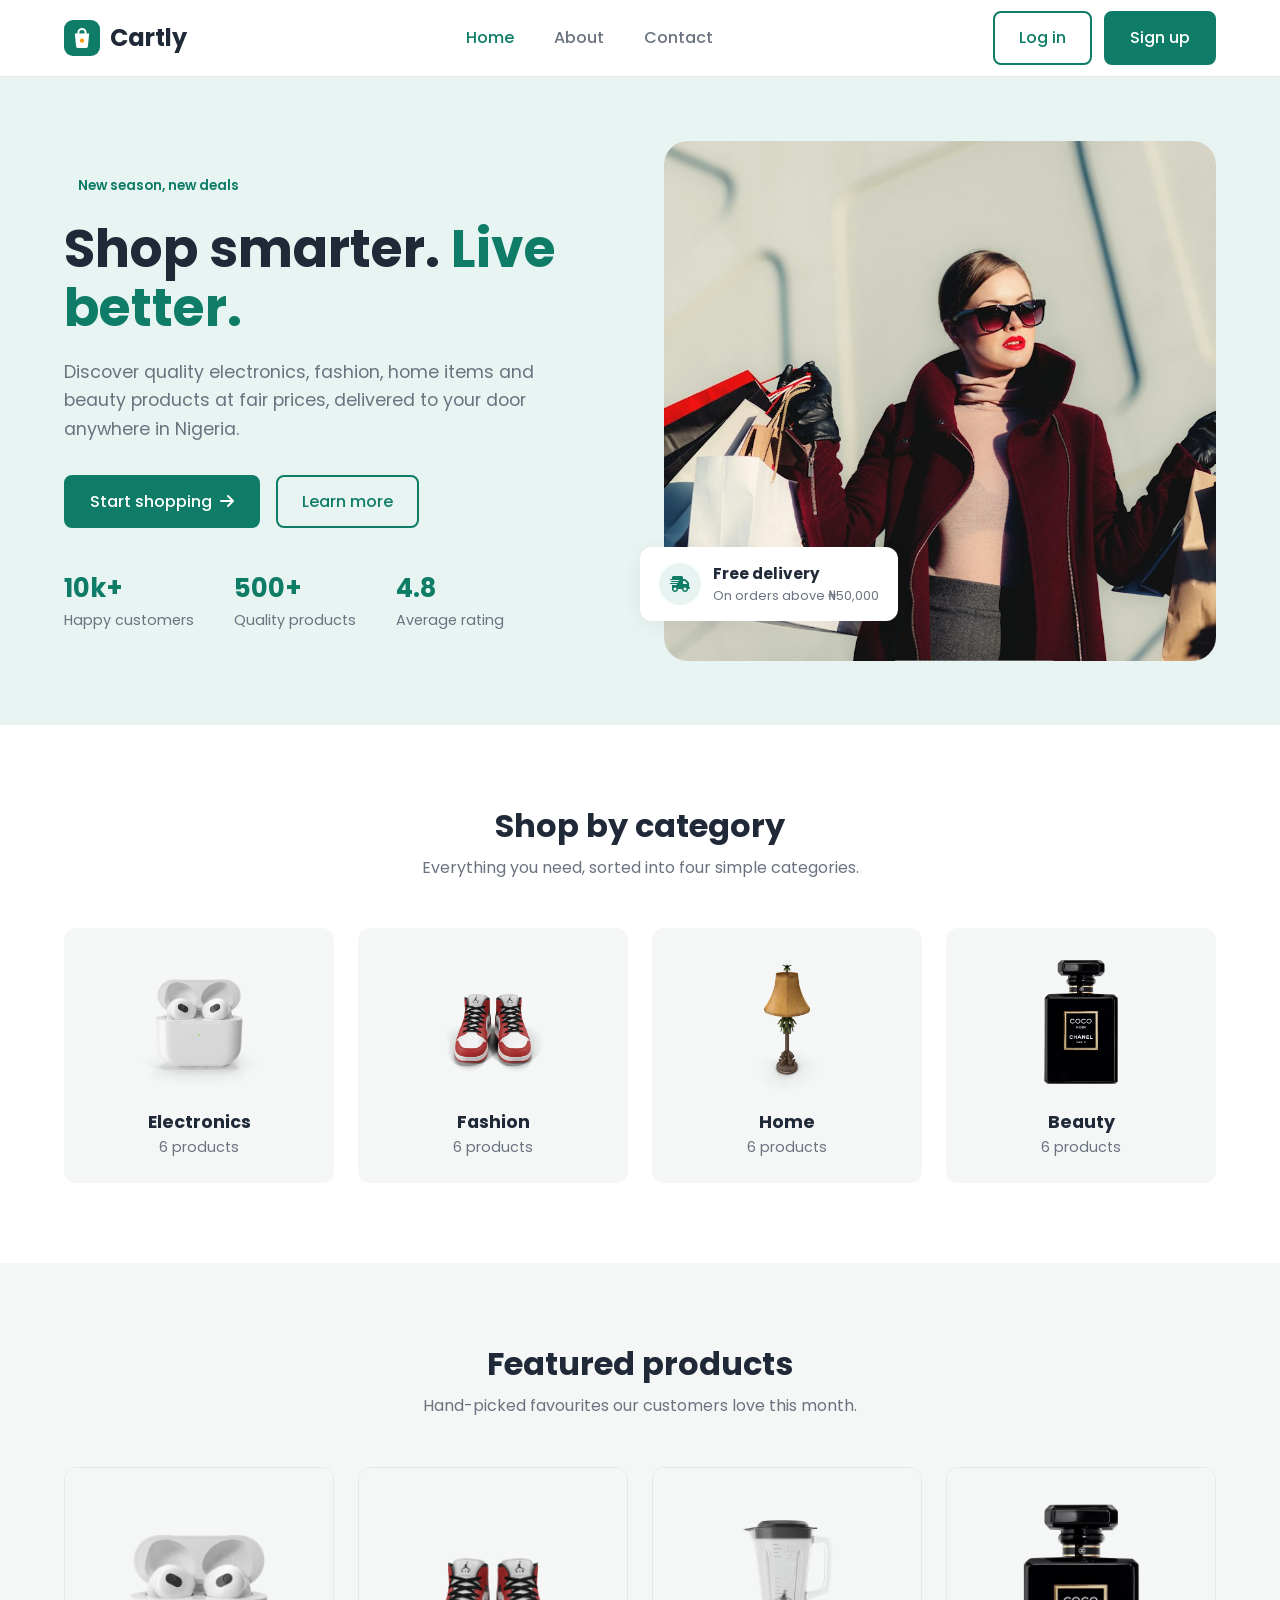
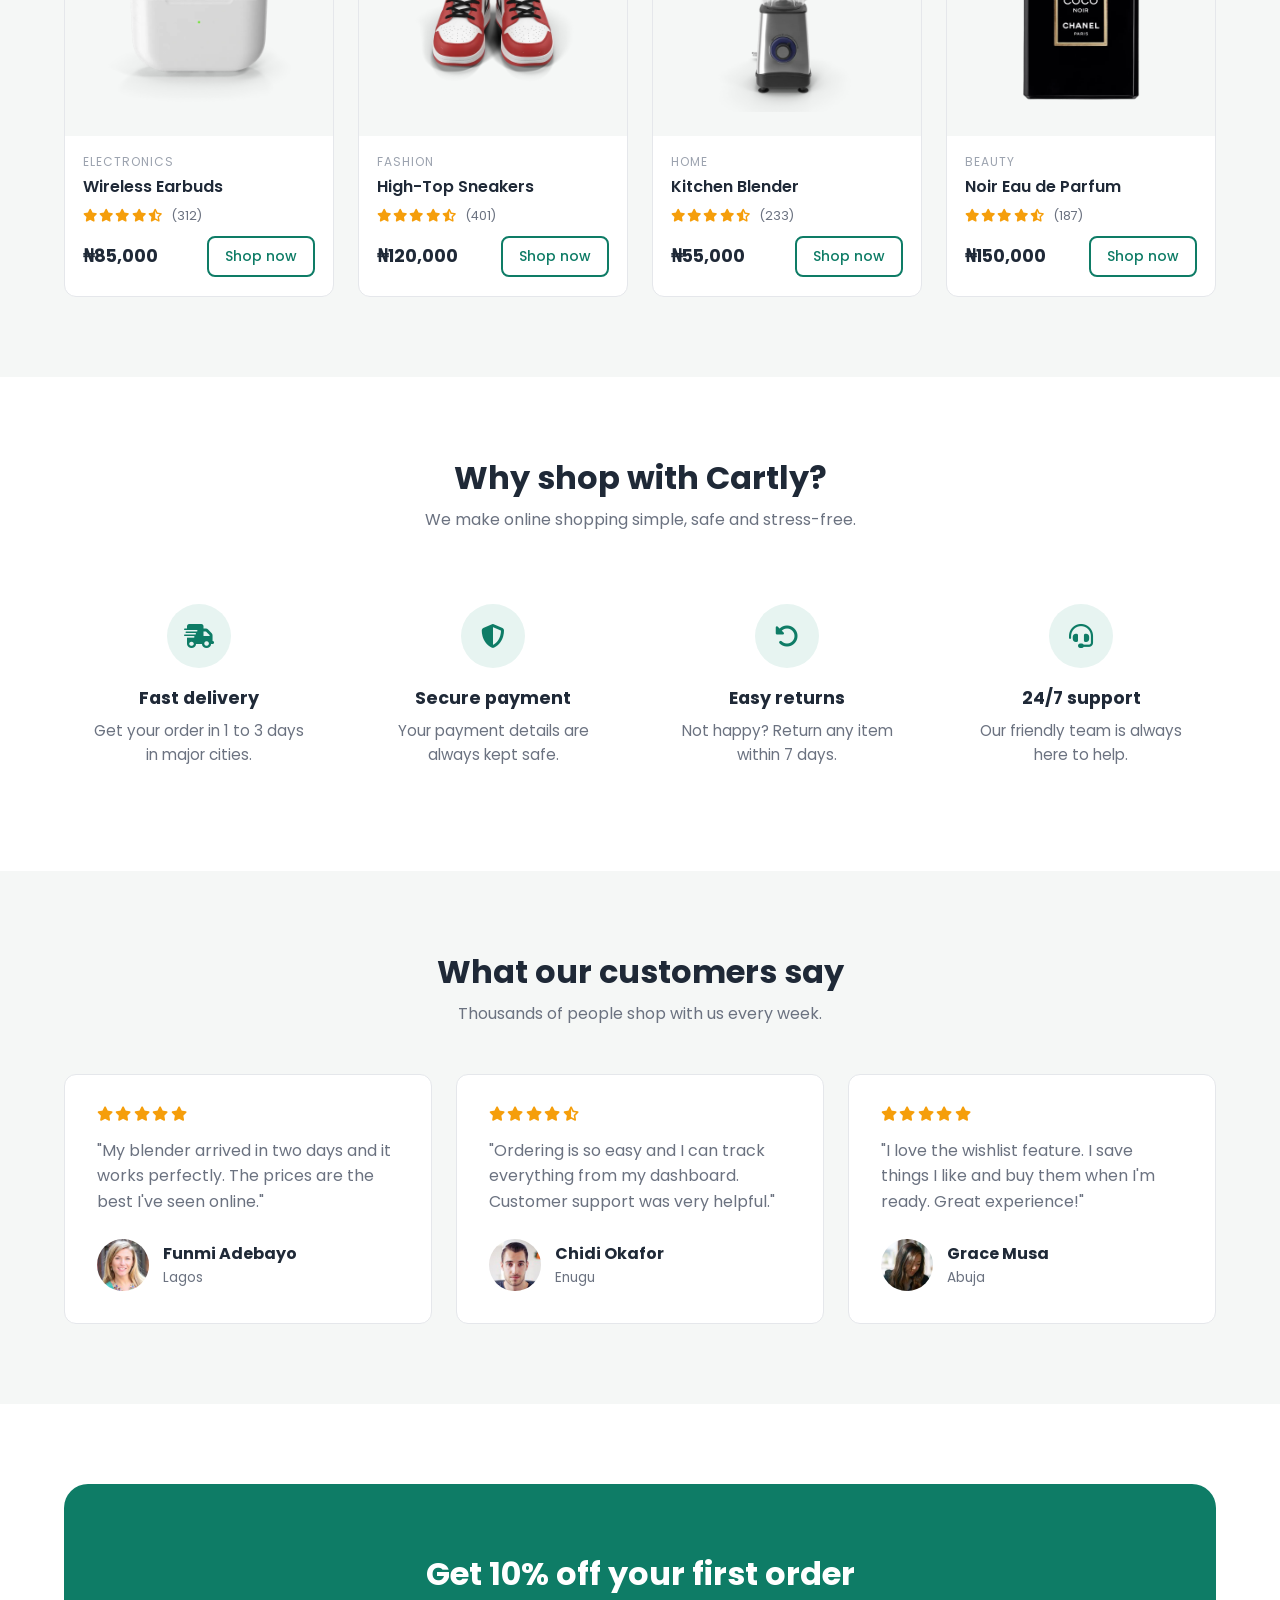
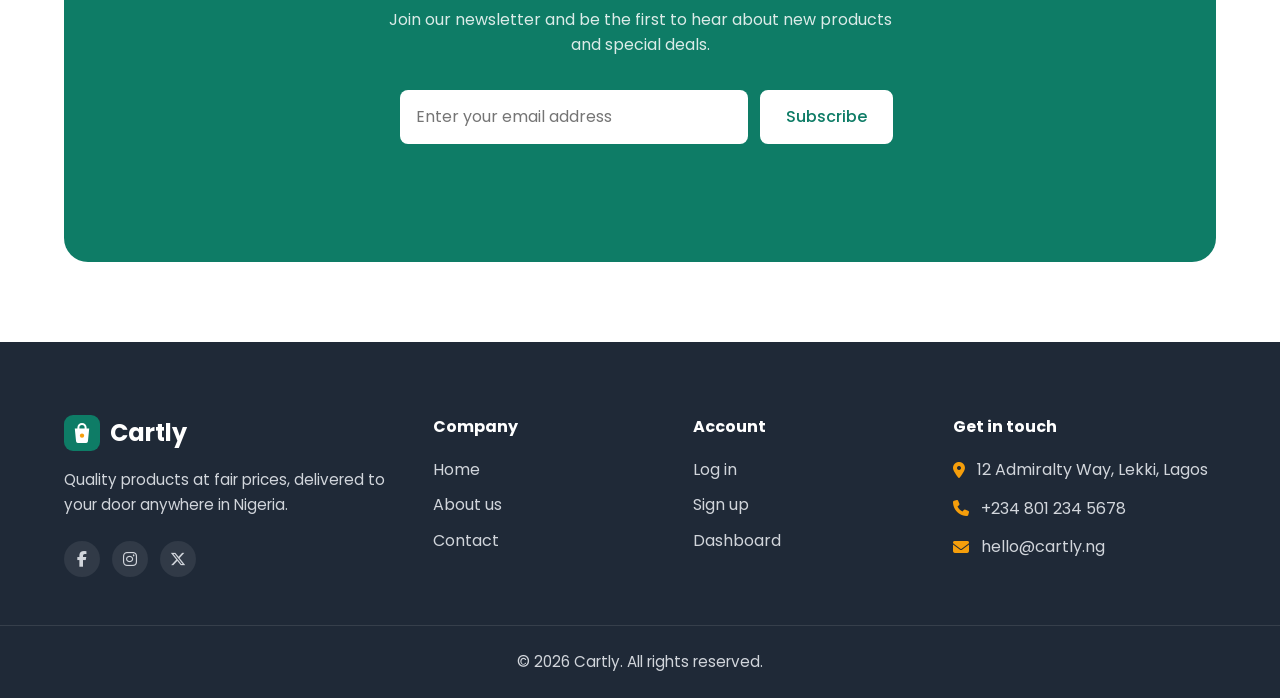
<file: cartly-solution/index.html>
<!DOCTYPE html>
<html lang="en">
  <head>
    <meta charset="UTF-8" />
    <meta name="viewport" content="width=device-width, initial-scale=1.0" />
    <title>Cartly | Shop Smarter, Live Better</title>
    <link rel="icon" type="image/svg+xml" href="images/favicon.svg" />

    <!-- Google Font: Poppins -->
    <link rel="preconnect" href="https://fonts.googleapis.com" />
    <link rel="preconnect" href="https://fonts.gstatic.com" crossorigin />
    <link href="https://fonts.googleapis.com/css2?family=Poppins:wght@400;500;600;700&display=swap" rel="stylesheet" />

    <!-- Font Awesome icons -->
    <link rel="stylesheet" href="https://cdnjs.cloudflare.com/ajax/libs/font-awesome/6.5.2/css/all.min.css" />

    <link rel="stylesheet" href="css/style.css" />
  </head>
  <body>
    <!-- ================= NAVBAR ================= -->
    <header class="navbar">
      <nav class="container nav-center">
        <a href="index.html" class="logo">
          <img src="images/logo-mark.svg" alt="Cartly logo" />
          Cartly
        </a>

        <ul class="nav-links">
          <li><a href="index.html" class="active">Home</a></li>
          <li><a href="about.html">About</a></li>
          <li><a href="contact.html">Contact</a></li>
        </ul>

        <div class="nav-buttons auth-links">
          <a href="login.html" class="btn btn-outline">Log in</a>
          <a href="signup.html" class="btn">Sign up</a>
        </div>

        <button class="nav-toggle" aria-label="Open menu">
          <i class="fa-solid fa-bars"></i>
        </button>
      </nav>

      <div class="mobile-menu">
        <a href="index.html" class="active">Home</a>
        <a href="about.html">About</a>
        <a href="contact.html">Contact</a>
        <div class="auth-links">
          <a href="login.html" class="btn btn-outline">Log in</a>
          <a href="signup.html" class="btn">Sign up</a>
        </div>
      </div>
    </header>

    <main>
      <!-- ================= HERO ================= -->
      <section class="hero">
        <div class="container hero-center">
          <div class="hero-text">
            <span class="tag">New season, new deals</span>
            <h1>Shop smarter. <span>Live better.</span></h1>
            <p>
              Discover quality electronics, fashion, home items and beauty
              products at fair prices, delivered to your door anywhere in
              Nigeria.
            </p>
            <div class="hero-buttons">
              <a href="signup.html" class="btn">
                Start shopping <i class="fa-solid fa-arrow-right"></i>
              </a>
              <a href="about.html" class="btn btn-outline">Learn more</a>
            </div>
            <div class="hero-stats">
              <div>
                <h3>10k+</h3>
                <p>Happy customers</p>
              </div>
              <div>
                <h3>500+</h3>
                <p>Quality products</p>
              </div>
              <div>
                <h3>4.8</h3>
                <p>Average rating</p>
              </div>
            </div>
          </div>

          <div class="hero-img">
            <img src="images/hero.jpg" alt="Woman holding shopping bags" />
            <div class="hero-badge">
              <i class="fa-solid fa-truck-fast"></i>
              <div>
                <h4>Free delivery</h4>
                <p>On orders above ₦50,000</p>
              </div>
            </div>
          </div>
        </div>
      </section>

      <!-- ================= CATEGORIES ================= -->
      <section class="section">
        <div class="container">
          <div class="section-title">
            <h2>Shop by category</h2>
            <p>Everything you need, sorted into four simple categories.</p>
          </div>

          <div class="categories-grid">
            <a href="shop.html?category=electronics" class="category-card">
              <img src="images/products/wireless-earbuds.webp" alt="Electronics" />
              <h3>Electronics</h3>
              <p>6 products</p>
            </a>
            <a href="shop.html?category=fashion" class="category-card">
              <img src="images/products/high-top-sneakers.webp" alt="Fashion" />
              <h3>Fashion</h3>
              <p>6 products</p>
            </a>
            <a href="shop.html?category=home" class="category-card">
              <img src="images/products/table-lamp.webp" alt="Home and kitchen" />
              <h3>Home</h3>
              <p>6 products</p>
            </a>
            <a href="shop.html?category=beauty" class="category-card">
              <img src="images/products/noir-perfume.webp" alt="Beauty" />
              <h3>Beauty</h3>
              <p>6 products</p>
            </a>
          </div>
        </div>
      </section>

      <!-- ================= FEATURED PRODUCTS (filled by JavaScript) ================= -->
      <section class="section section-grey">
        <div class="container">
          <div class="section-title">
            <h2>Featured products</h2>
            <p>Hand-picked favourites our customers love this month.</p>
          </div>

          <div class="products-grid" id="featured-products">
            <!-- product cards are added here by main.js -->
          </div>
        </div>
      </section>

      <!-- ================= WHY CHOOSE US ================= -->
      <section class="section">
        <div class="container">
          <div class="section-title">
            <h2>Why shop with Cartly?</h2>
            <p>We make online shopping simple, safe and stress-free.</p>
          </div>

          <div class="features-grid">
            <div class="feature">
              <div class="icon-circle"><i class="fa-solid fa-truck-fast"></i></div>
              <h3>Fast delivery</h3>
              <p>Get your order in 1 to 3 days in major cities.</p>
            </div>
            <div class="feature">
              <div class="icon-circle"><i class="fa-solid fa-shield-halved"></i></div>
              <h3>Secure payment</h3>
              <p>Your payment details are always kept safe.</p>
            </div>
            <div class="feature">
              <div class="icon-circle"><i class="fa-solid fa-rotate-left"></i></div>
              <h3>Easy returns</h3>
              <p>Not happy? Return any item within 7 days.</p>
            </div>
            <div class="feature">
              <div class="icon-circle"><i class="fa-solid fa-headset"></i></div>
              <h3>24/7 support</h3>
              <p>Our friendly team is always here to help.</p>
            </div>
          </div>
        </div>
      </section>

      <!-- ================= TESTIMONIALS ================= -->
      <section class="section section-grey">
        <div class="container">
          <div class="section-title">
            <h2>What our customers say</h2>
            <p>Thousands of people shop with us every week.</p>
          </div>

          <div class="testimonials-grid">
            <article class="testimonial">
              <div class="rating">
                <i class="fa-solid fa-star"></i><i class="fa-solid fa-star"></i><i class="fa-solid fa-star"></i><i class="fa-solid fa-star"></i><i class="fa-solid fa-star"></i>
              </div>
              <p>
                "My blender arrived in two days and it works perfectly. The
                prices are the best I've seen online."
              </p>
              <div class="person">
                <img src="images/avatars/customer-funmi.jpg" alt="Funmi Adebayo" />
                <div>
                  <h4>Funmi Adebayo</h4>
                  <p>Lagos</p>
                </div>
              </div>
            </article>

            <article class="testimonial">
              <div class="rating">
                <i class="fa-solid fa-star"></i><i class="fa-solid fa-star"></i><i class="fa-solid fa-star"></i><i class="fa-solid fa-star"></i><i class="fa-solid fa-star-half-stroke"></i>
              </div>
              <p>
                "Ordering is so easy and I can track everything from my
                dashboard. Customer support was very helpful."
              </p>
              <div class="person">
                <img src="images/avatars/customer-chidi.jpg" alt="Chidi Okafor" />
                <div>
                  <h4>Chidi Okafor</h4>
                  <p>Enugu</p>
                </div>
              </div>
            </article>

            <article class="testimonial">
              <div class="rating">
                <i class="fa-solid fa-star"></i><i class="fa-solid fa-star"></i><i class="fa-solid fa-star"></i><i class="fa-solid fa-star"></i><i class="fa-solid fa-star"></i>
              </div>
              <p>
                "I love the wishlist feature. I save things I like and buy
                them when I'm ready. Great experience!"
              </p>
              <div class="person">
                <img src="images/avatars/customer-grace.jpg" alt="Grace Musa" />
                <div>
                  <h4>Grace Musa</h4>
                  <p>Abuja</p>
                </div>
              </div>
            </article>
          </div>
        </div>
      </section>

      <!-- ================= NEWSLETTER ================= -->
      <section class="section">
        <div class="container">
          <div class="cta">
            <h2>Get 10% off your first order</h2>
            <p>Join our newsletter and be the first to hear about new products and special deals.</p>
            <form class="newsletter-form" novalidate>
              <input type="email" name="email" placeholder="Enter your email address" />
              <button type="submit" class="btn btn-white">Subscribe</button>
            </form>
            <p class="newsletter-message"></p>
          </div>
        </div>
      </section>
    </main>

    <!-- ================= FOOTER ================= -->
    <footer class="footer">
      <div class="container footer-grid">
        <div>
          <a href="index.html" class="logo">
            <img src="images/logo-mark.svg" alt="Cartly logo" />
            Cartly
          </a>
          <p>Quality products at fair prices, delivered to your door anywhere in Nigeria.</p>
          <div class="socials">
            <a href="#" aria-label="Facebook"><i class="fa-brands fa-facebook-f"></i></a>
            <a href="#" aria-label="Instagram"><i class="fa-brands fa-instagram"></i></a>
            <a href="#" aria-label="X"><i class="fa-brands fa-x-twitter"></i></a>
          </div>
        </div>

        <div>
          <h4>Company</h4>
          <ul class="footer-links">
            <li><a href="index.html">Home</a></li>
            <li><a href="about.html">About us</a></li>
            <li><a href="contact.html">Contact</a></li>
          </ul>
        </div>

        <div>
          <h4>Account</h4>
          <ul class="footer-links">
            <li><a href="login.html">Log in</a></li>
            <li><a href="signup.html">Sign up</a></li>
            <li><a href="dashboard.html">Dashboard</a></li>
          </ul>
        </div>

        <div>
          <h4>Get in touch</h4>
          <ul class="footer-contact">
            <li><i class="fa-solid fa-location-dot"></i> 12 Admiralty Way, Lekki, Lagos</li>
            <li><i class="fa-solid fa-phone"></i> +234 801 234 5678</li>
            <li><i class="fa-solid fa-envelope"></i> hello@cartly.ng</li>
          </ul>
        </div>
      </div>

      <div class="footer-bottom">
        <p>&copy; <span id="year"></span> Cartly. All rights reserved.</p>
      </div>
    </footer>

    <script src="js/helpers.js"></script>
    <script src="js/main.js"></script>
  </body>
</html>
</file>
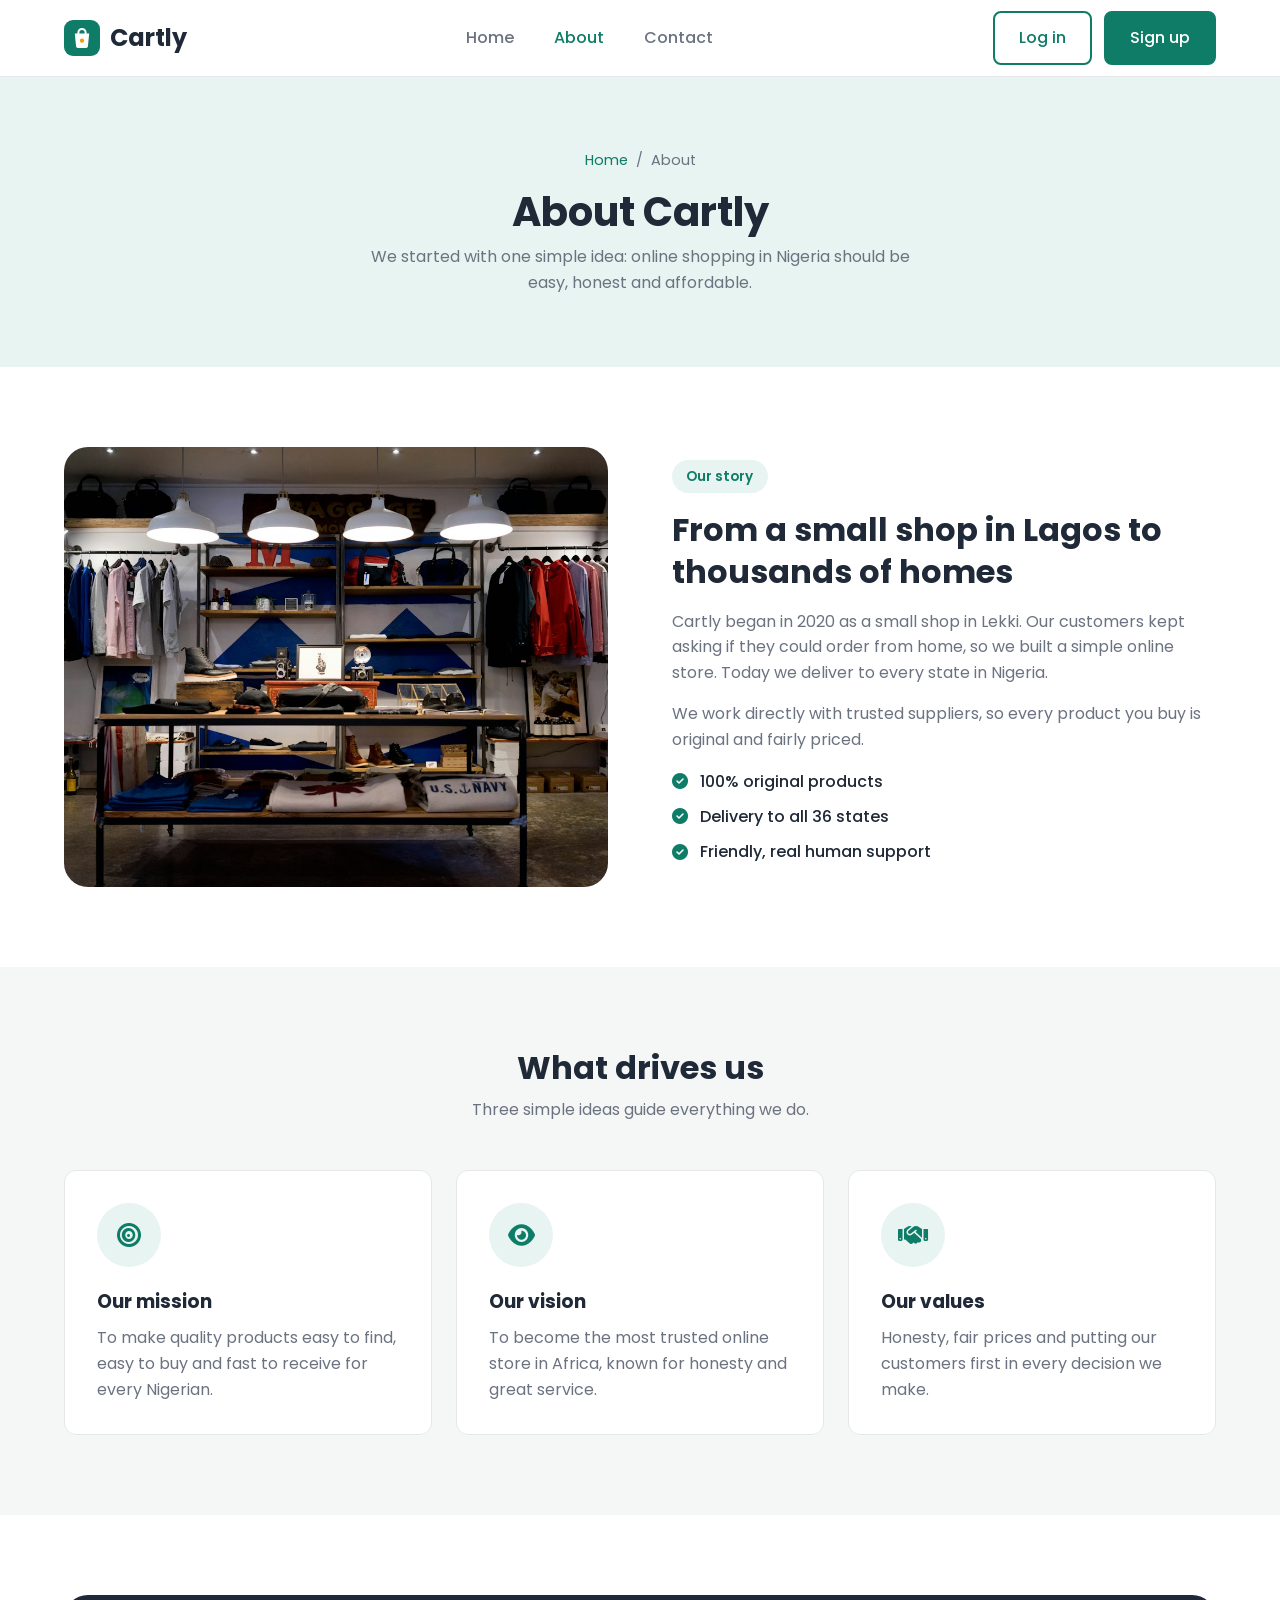
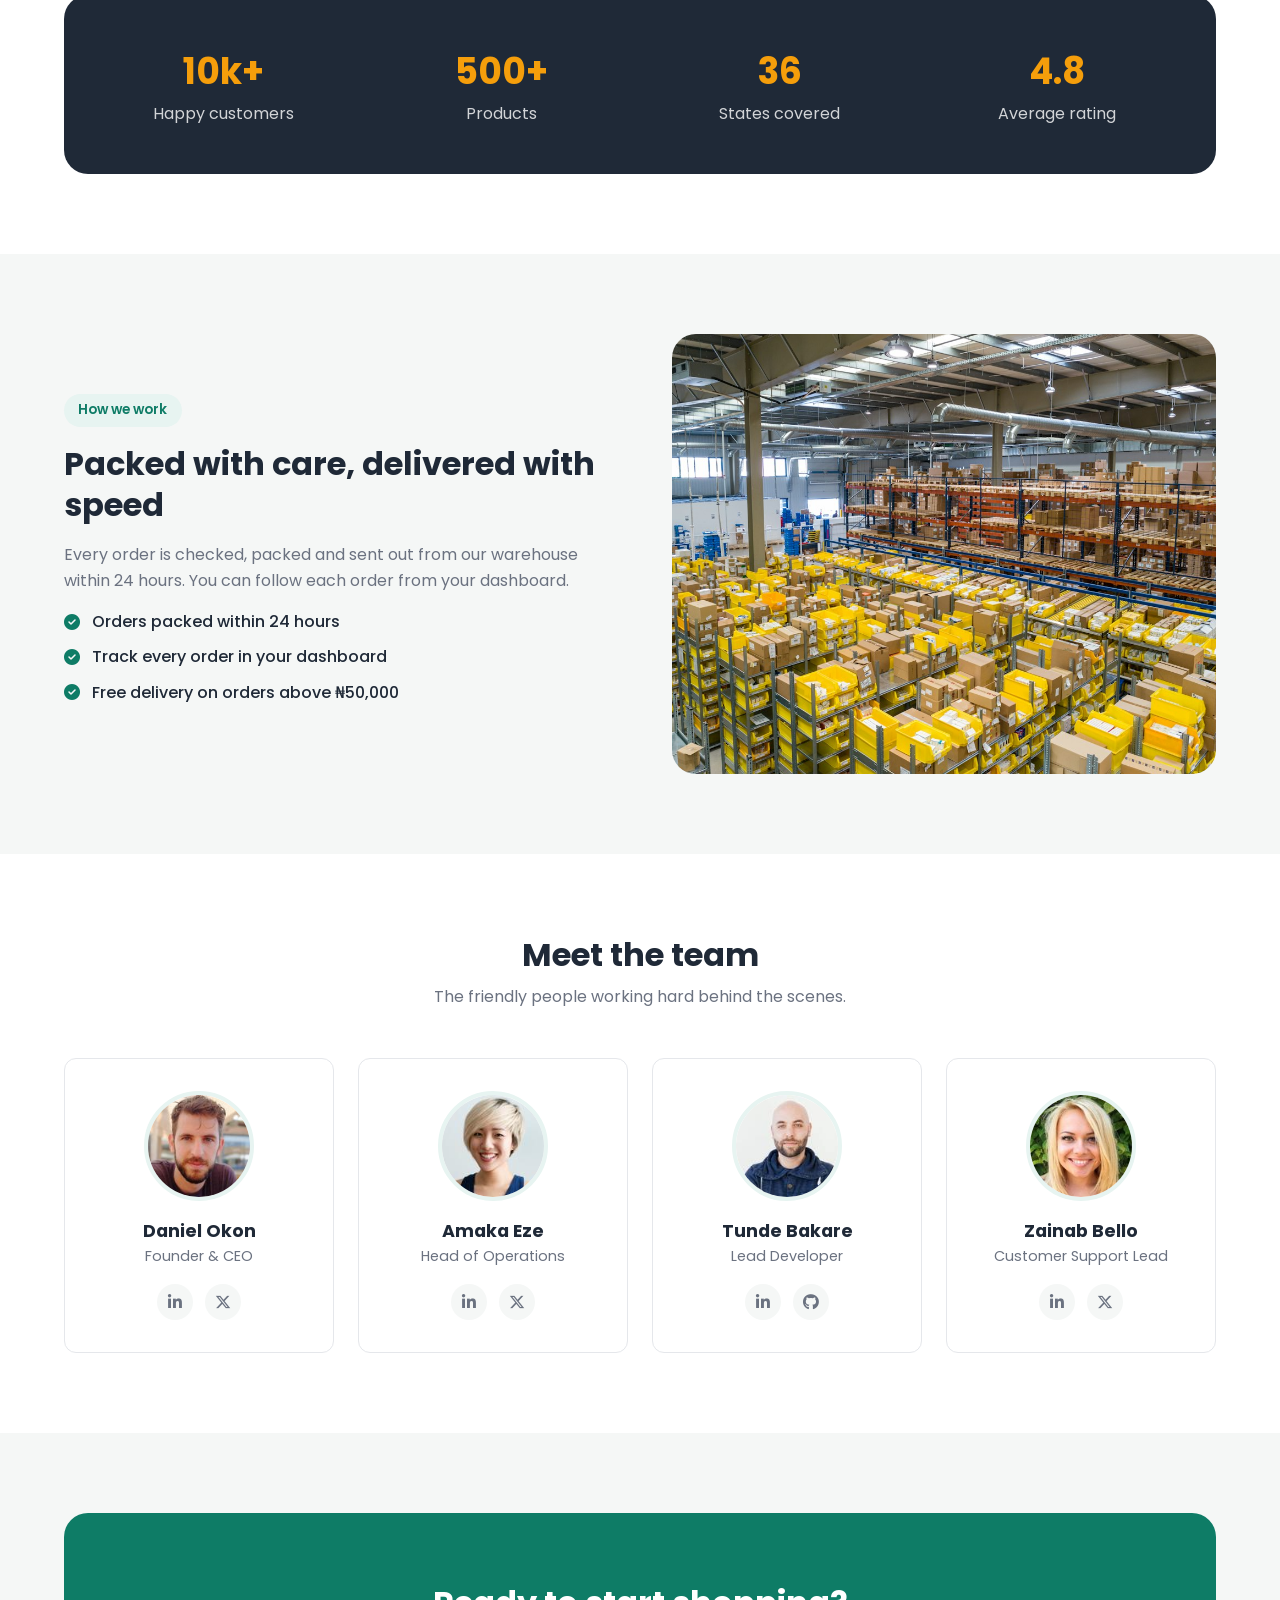
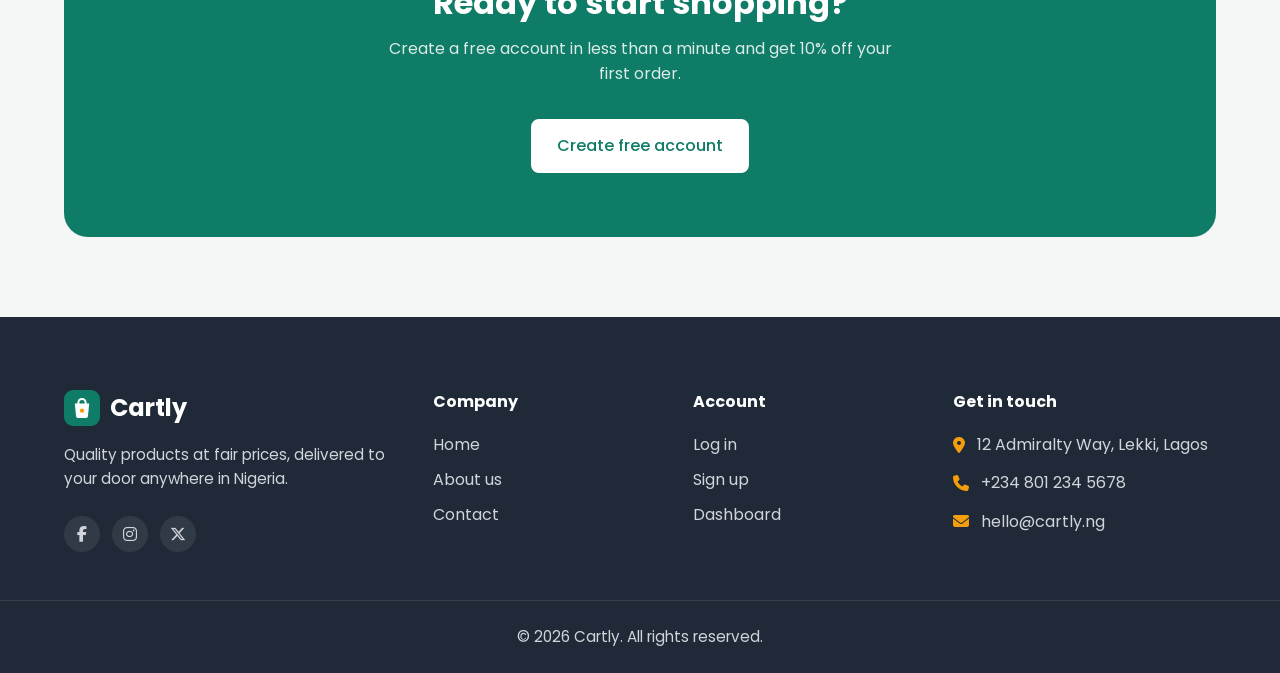
<file: cartly-solution/about.html>
<!DOCTYPE html>
<html lang="en">
  <head>
    <meta charset="UTF-8" />
    <meta name="viewport" content="width=device-width, initial-scale=1.0" />
    <title>About Us | Cartly</title>
    <link rel="icon" type="image/svg+xml" href="images/favicon.svg" />

    <!-- Google Font: Poppins -->
    <link rel="preconnect" href="https://fonts.googleapis.com" />
    <link rel="preconnect" href="https://fonts.gstatic.com" crossorigin />
    <link href="https://fonts.googleapis.com/css2?family=Poppins:wght@400;500;600;700&display=swap" rel="stylesheet" />

    <!-- Font Awesome icons -->
    <link rel="stylesheet" href="https://cdnjs.cloudflare.com/ajax/libs/font-awesome/6.5.2/css/all.min.css" />

    <link rel="stylesheet" href="css/style.css" />
  </head>
  <body>
    <!-- ================= NAVBAR ================= -->
    <header class="navbar">
      <nav class="container nav-center">
        <a href="index.html" class="logo">
          <img src="images/logo-mark.svg" alt="Cartly logo" />
          Cartly
        </a>

        <ul class="nav-links">
          <li><a href="index.html">Home</a></li>
          <li><a href="about.html" class="active">About</a></li>
          <li><a href="contact.html">Contact</a></li>
        </ul>

        <div class="nav-buttons auth-links">
          <a href="login.html" class="btn btn-outline">Log in</a>
          <a href="signup.html" class="btn">Sign up</a>
        </div>

        <button class="nav-toggle" aria-label="Open menu">
          <i class="fa-solid fa-bars"></i>
        </button>
      </nav>

      <div class="mobile-menu">
        <a href="index.html">Home</a>
        <a href="about.html" class="active">About</a>
        <a href="contact.html">Contact</a>
        <div class="auth-links">
          <a href="login.html" class="btn btn-outline">Log in</a>
          <a href="signup.html" class="btn">Sign up</a>
        </div>
      </div>
    </header>

    <main>
      <!-- ================= PAGE HEADER ================= -->
      <section class="page-header">
        <div class="container">
          <div class="breadcrumb">
            <a href="index.html">Home</a> <span>/</span> <span>About</span>
          </div>
          <h1>About Cartly</h1>
          <p>We started with one simple idea: online shopping in Nigeria should be easy, honest and affordable.</p>
        </div>
      </section>

      <!-- ================= OUR STORY ================= -->
      <section class="section">
        <div class="container split">
          <img src="images/about-store.jpg" alt="Inside a clean, modern clothing store" />
          <div>
            <span class="tag">Our story</span>
            <h2>From a small shop in Lagos to thousands of homes</h2>
            <p>
              Cartly began in 2020 as a small shop in Lekki. Our customers kept
              asking if they could order from home, so we built a simple online
              store. Today we deliver to every state in Nigeria.
            </p>
            <p>
              We work directly with trusted suppliers, so every product you buy
              is original and fairly priced.
            </p>
            <ul class="check-list">
              <li><i class="fa-solid fa-circle-check"></i> 100% original products</li>
              <li><i class="fa-solid fa-circle-check"></i> Delivery to all 36 states</li>
              <li><i class="fa-solid fa-circle-check"></i> Friendly, real human support</li>
            </ul>
          </div>
        </div>
      </section>

      <!-- ================= MISSION, VISION, VALUES ================= -->
      <section class="section section-grey">
        <div class="container">
          <div class="section-title">
            <h2>What drives us</h2>
            <p>Three simple ideas guide everything we do.</p>
          </div>

          <div class="values-grid">
            <div class="value-card">
              <div class="icon-circle"><i class="fa-solid fa-bullseye"></i></div>
              <h3>Our mission</h3>
              <p>To make quality products easy to find, easy to buy and fast to receive for every Nigerian.</p>
            </div>
            <div class="value-card">
              <div class="icon-circle"><i class="fa-solid fa-eye"></i></div>
              <h3>Our vision</h3>
              <p>To become the most trusted online store in Africa, known for honesty and great service.</p>
            </div>
            <div class="value-card">
              <div class="icon-circle"><i class="fa-solid fa-handshake"></i></div>
              <h3>Our values</h3>
              <p>Honesty, fair prices and putting our customers first in every decision we make.</p>
            </div>
          </div>
        </div>
      </section>

      <!-- ================= STATS ================= -->
      <section class="section">
        <div class="container">
          <div class="stats-band">
            <div>
              <h3>10k+</h3>
              <p>Happy customers</p>
            </div>
            <div>
              <h3>500+</h3>
              <p>Products</p>
            </div>
            <div>
              <h3>36</h3>
              <p>States covered</p>
            </div>
            <div>
              <h3>4.8</h3>
              <p>Average rating</p>
            </div>
          </div>
        </div>
      </section>

      <!-- ================= HOW WE WORK ================= -->
      <section class="section section-grey">
        <div class="container split">
          <div>
            <span class="tag">How we work</span>
            <h2>Packed with care, delivered with speed</h2>
            <p>
              Every order is checked, packed and sent out from our warehouse
              within 24 hours. You can follow each order from your dashboard.
            </p>
            <ul class="check-list">
              <li><i class="fa-solid fa-circle-check"></i> Orders packed within 24 hours</li>
              <li><i class="fa-solid fa-circle-check"></i> Track every order in your dashboard</li>
              <li><i class="fa-solid fa-circle-check"></i> Free delivery on orders above ₦50,000</li>
            </ul>
          </div>
          <img src="images/about-warehouse.jpg" alt="Cartly warehouse full of packed orders" />
        </div>
      </section>

      <!-- ================= TEAM ================= -->
      <section class="section">
        <div class="container">
          <div class="section-title">
            <h2>Meet the team</h2>
            <p>The friendly people working hard behind the scenes.</p>
          </div>

          <div class="team-grid">
            <div class="team-card">
              <img src="images/avatars/team-daniel.jpg" alt="Daniel Okon" />
              <h3>Daniel Okon</h3>
              <p>Founder &amp; CEO</p>
              <div class="socials">
                <a href="#" aria-label="LinkedIn"><i class="fa-brands fa-linkedin-in"></i></a>
                <a href="#" aria-label="X"><i class="fa-brands fa-x-twitter"></i></a>
              </div>
            </div>
            <div class="team-card">
              <img src="images/avatars/team-amaka.jpg" alt="Amaka Eze" />
              <h3>Amaka Eze</h3>
              <p>Head of Operations</p>
              <div class="socials">
                <a href="#" aria-label="LinkedIn"><i class="fa-brands fa-linkedin-in"></i></a>
                <a href="#" aria-label="X"><i class="fa-brands fa-x-twitter"></i></a>
              </div>
            </div>
            <div class="team-card">
              <img src="images/avatars/team-tunde.jpg" alt="Tunde Bakare" />
              <h3>Tunde Bakare</h3>
              <p>Lead Developer</p>
              <div class="socials">
                <a href="#" aria-label="LinkedIn"><i class="fa-brands fa-linkedin-in"></i></a>
                <a href="#" aria-label="GitHub"><i class="fa-brands fa-github"></i></a>
              </div>
            </div>
            <div class="team-card">
              <img src="images/avatars/team-zainab.jpg" alt="Zainab Bello" />
              <h3>Zainab Bello</h3>
              <p>Customer Support Lead</p>
              <div class="socials">
                <a href="#" aria-label="LinkedIn"><i class="fa-brands fa-linkedin-in"></i></a>
                <a href="#" aria-label="X"><i class="fa-brands fa-x-twitter"></i></a>
              </div>
            </div>
          </div>
        </div>
      </section>

      <!-- ================= CTA ================= -->
      <section class="section section-grey">
        <div class="container">
          <div class="cta">
            <h2>Ready to start shopping?</h2>
            <p>Create a free account in less than a minute and get 10% off your first order.</p>
            <a href="signup.html" class="btn btn-white">Create free account</a>
          </div>
        </div>
      </section>
    </main>

    <!-- ================= FOOTER ================= -->
    <footer class="footer">
      <div class="container footer-grid">
        <div>
          <a href="index.html" class="logo">
            <img src="images/logo-mark.svg" alt="Cartly logo" />
            Cartly
          </a>
          <p>Quality products at fair prices, delivered to your door anywhere in Nigeria.</p>
          <div class="socials">
            <a href="#" aria-label="Facebook"><i class="fa-brands fa-facebook-f"></i></a>
            <a href="#" aria-label="Instagram"><i class="fa-brands fa-instagram"></i></a>
            <a href="#" aria-label="X"><i class="fa-brands fa-x-twitter"></i></a>
          </div>
        </div>

        <div>
          <h4>Company</h4>
          <ul class="footer-links">
            <li><a href="index.html">Home</a></li>
            <li><a href="about.html">About us</a></li>
            <li><a href="contact.html">Contact</a></li>
          </ul>
        </div>

        <div>
          <h4>Account</h4>
          <ul class="footer-links">
            <li><a href="login.html">Log in</a></li>
            <li><a href="signup.html">Sign up</a></li>
            <li><a href="dashboard.html">Dashboard</a></li>
          </ul>
        </div>

        <div>
          <h4>Get in touch</h4>
          <ul class="footer-contact">
            <li><i class="fa-solid fa-location-dot"></i> 12 Admiralty Way, Lekki, Lagos</li>
            <li><i class="fa-solid fa-phone"></i> +234 801 234 5678</li>
            <li><i class="fa-solid fa-envelope"></i> hello@cartly.ng</li>
          </ul>
        </div>
      </div>

      <div class="footer-bottom">
        <p>&copy; <span id="year"></span> Cartly. All rights reserved.</p>
      </div>
    </footer>

    <script src="js/helpers.js"></script>
    <script src="js/main.js"></script>
  </body>
</html>
</file>
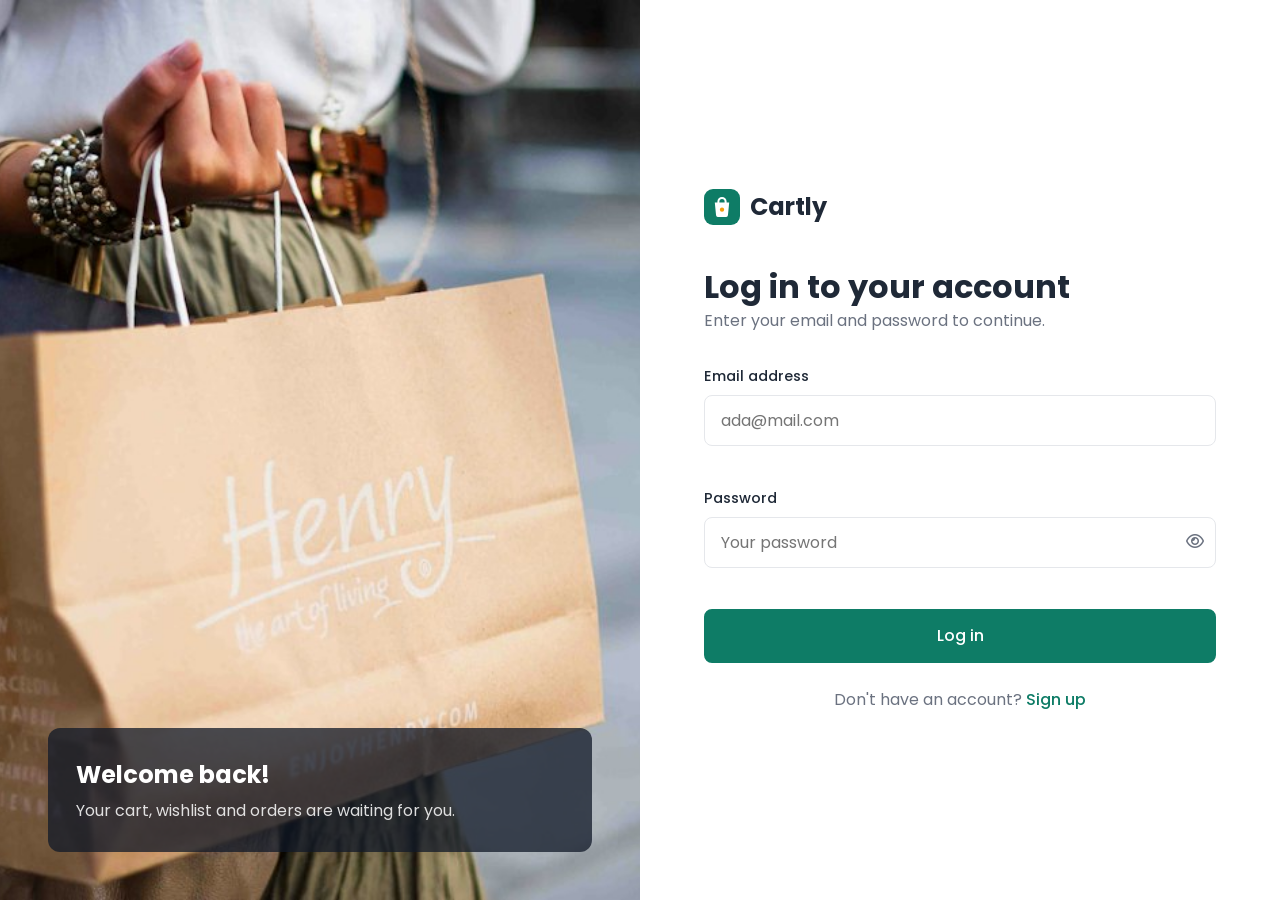
<file: cartly-solution/cart.html>
<!DOCTYPE html>
<html lang="en">
  <head>
    <meta charset="UTF-8" />
    <meta name="viewport" content="width=device-width, initial-scale=1.0" />
    <title>My Cart | Cartly</title>
    <link rel="icon" type="image/svg+xml" href="images/favicon.svg" />

    <link rel="preconnect" href="https://fonts.googleapis.com" />
    <link rel="preconnect" href="https://fonts.gstatic.com" crossorigin />
    <link href="https://fonts.googleapis.com/css2?family=Poppins:wght@400;500;600;700&display=swap" rel="stylesheet" />
    <link rel="stylesheet" href="https://cdnjs.cloudflare.com/ajax/libs/font-awesome/6.5.2/css/all.min.css" />

    <link rel="stylesheet" href="css/style.css" />
    <link rel="stylesheet" href="css/dashboard.css" />
  </head>
  <body class="dashboard-body">
    <!-- ================= SIDEBAR ================= -->
    <aside class="sidebar">
      <a href="index.html" class="logo">
        <img src="images/logo-mark.svg" alt="Cartly logo" />
        Cartly
      </a>
      <button class="sidebar-close" aria-label="Close menu">
        <i class="fa-solid fa-xmark"></i>
      </button>

      <nav class="sidebar-links">
        <a href="dashboard.html"><i class="fa-solid fa-house"></i> Overview</a>
        <a href="shop.html"><i class="fa-solid fa-store"></i> Shop</a>
        <a href="cart.html" class="active"><i class="fa-solid fa-cart-shopping"></i> Cart</a>
        <a href="wishlist.html"><i class="fa-solid fa-heart"></i> Wishlist</a>
        <a href="orders.html"><i class="fa-solid fa-box"></i> Orders</a>
        <a href="profile.html"><i class="fa-solid fa-user"></i> Profile</a>
      </nav>

      <button class="logout-btn">
        <i class="fa-solid fa-right-from-bracket"></i> Log out
      </button>
    </aside>
    <div class="overlay"></div>

    <div class="main">
      <!-- ================= TOP BAR ================= -->
      <header class="topbar">
        <div class="topbar-left">
          <button class="menu-btn" aria-label="Open menu">
            <i class="fa-solid fa-bars"></i>
          </button>
          <h1>My Cart</h1>
        </div>

        <div class="topbar-right">
          <a href="wishlist.html" class="icon-link" aria-label="Wishlist">
            <i class="fa-regular fa-heart"></i>
            <span class="count wishlist-count">0</span>
          </a>
          <a href="cart.html" class="icon-link" aria-label="Cart">
            <i class="fa-solid fa-cart-shopping"></i>
            <span class="count cart-count">0</span>
          </a>
          <a href="profile.html" class="user-chip">
            <span class="avatar user-initials"></span>
            <div>
              <p class="user-name"></p>
              <span>Customer</span>
            </div>
          </a>
        </div>
      </header>

      <!-- ================= PAGE CONTENT ================= -->
      <main class="content">
        <!-- Filled by JavaScript: the cart items + order summary, or an empty message -->
        <div id="cart-content"></div>
      </main>
    </div>

    <script src="js/helpers.js"></script>
    <script src="js/dashboard.js"></script>
    <script src="js/cart.js"></script>
  </body>
</html>
</file>
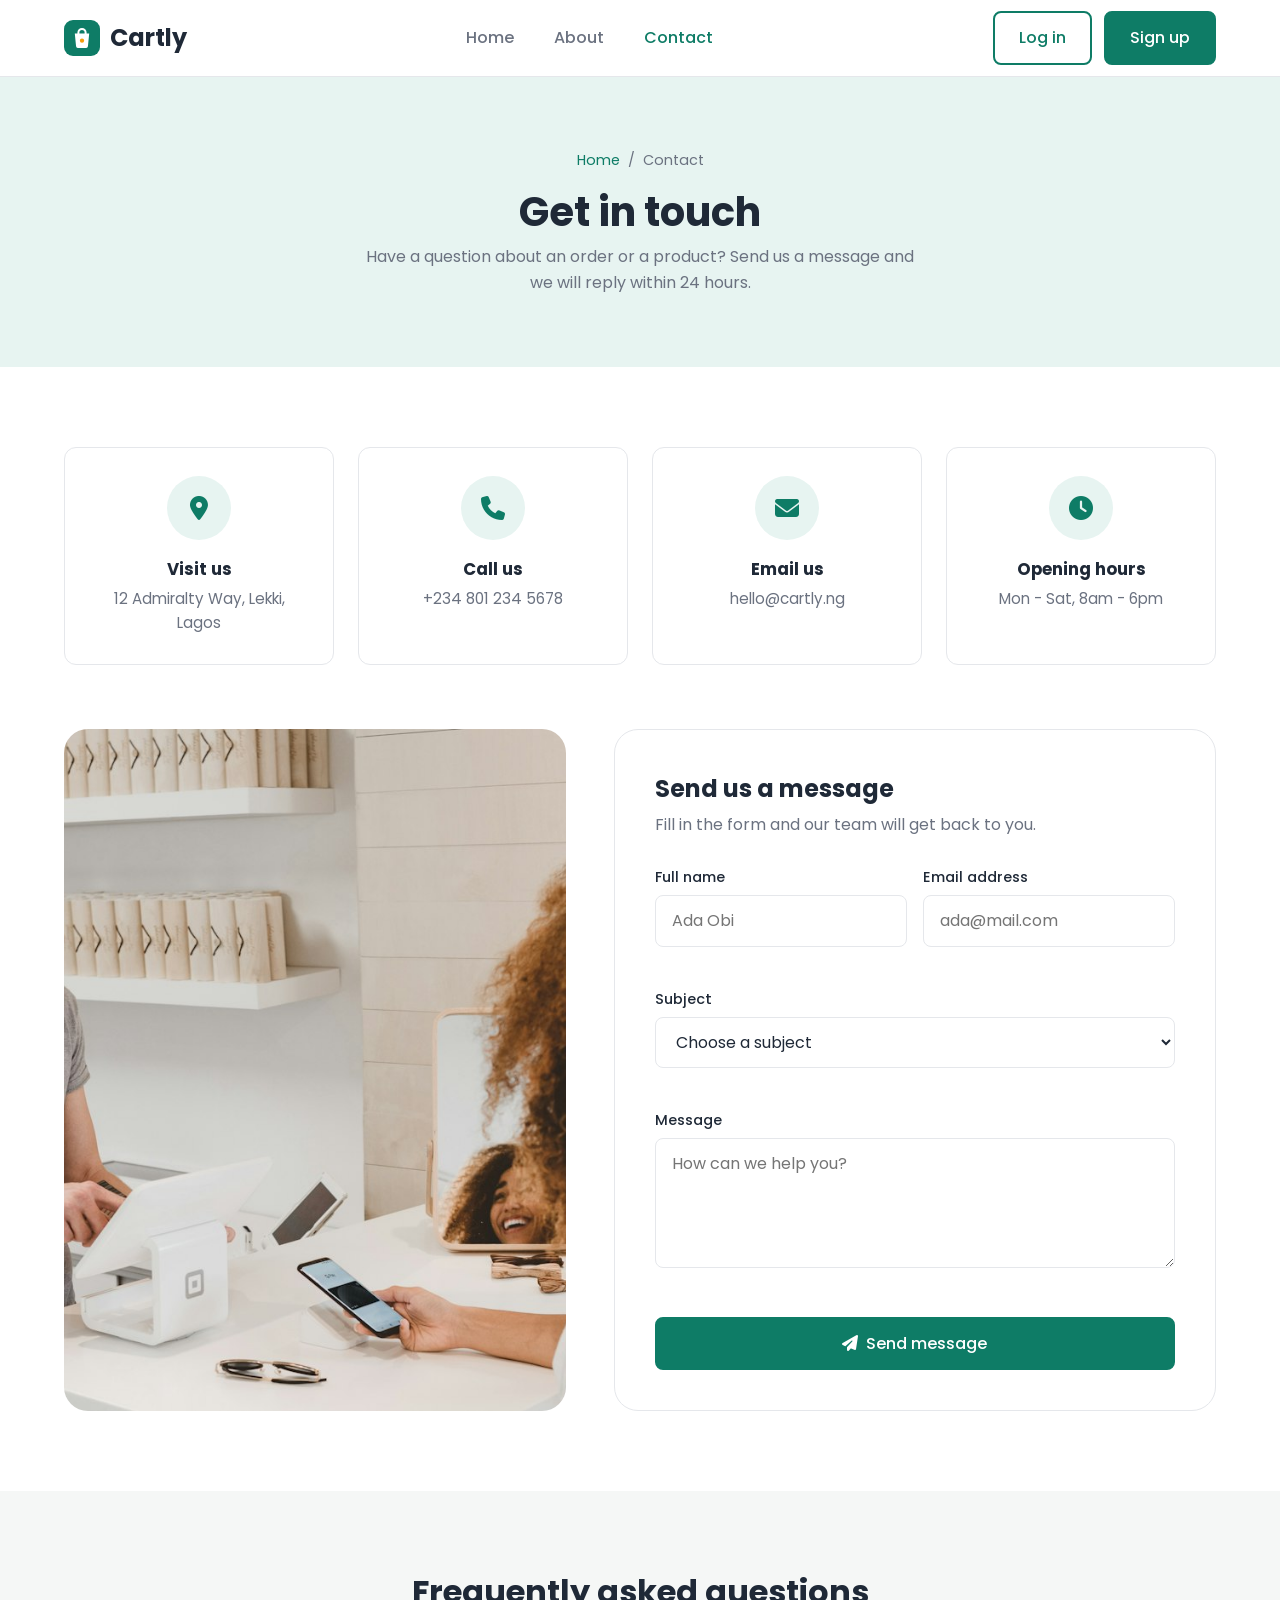
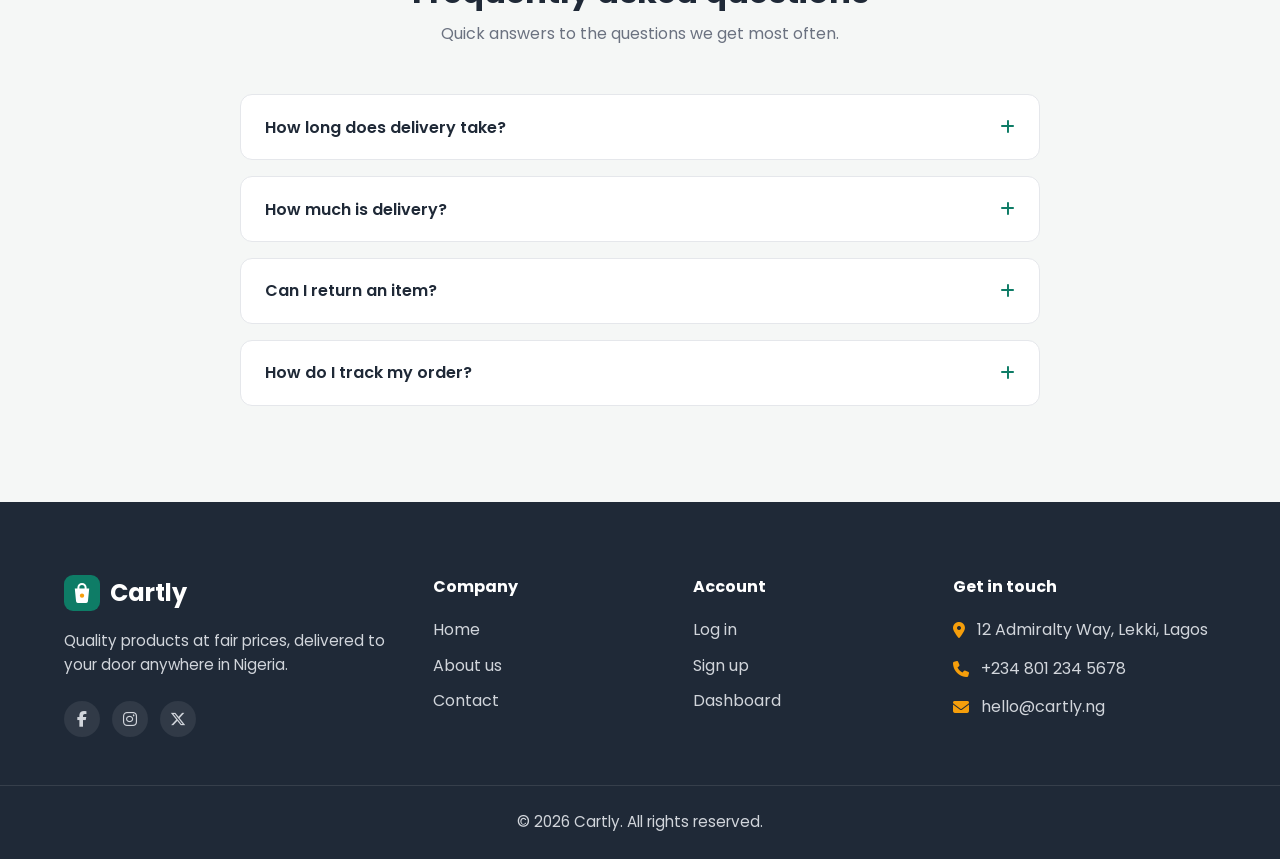
<file: cartly-solution/contact.html>
<!DOCTYPE html>
<html lang="en">
  <head>
    <meta charset="UTF-8" />
    <meta name="viewport" content="width=device-width, initial-scale=1.0" />
    <title>Contact Us | Cartly</title>
    <link rel="icon" type="image/svg+xml" href="images/favicon.svg" />

    <!-- Google Font: Poppins -->
    <link rel="preconnect" href="https://fonts.googleapis.com" />
    <link rel="preconnect" href="https://fonts.gstatic.com" crossorigin />
    <link href="https://fonts.googleapis.com/css2?family=Poppins:wght@400;500;600;700&display=swap" rel="stylesheet" />

    <!-- Font Awesome icons -->
    <link rel="stylesheet" href="https://cdnjs.cloudflare.com/ajax/libs/font-awesome/6.5.2/css/all.min.css" />

    <link rel="stylesheet" href="css/style.css" />
  </head>
  <body>
    <!-- ================= NAVBAR ================= -->
    <header class="navbar">
      <nav class="container nav-center">
        <a href="index.html" class="logo">
          <img src="images/logo-mark.svg" alt="Cartly logo" />
          Cartly
        </a>

        <ul class="nav-links">
          <li><a href="index.html">Home</a></li>
          <li><a href="about.html">About</a></li>
          <li><a href="contact.html" class="active">Contact</a></li>
        </ul>

        <div class="nav-buttons auth-links">
          <a href="login.html" class="btn btn-outline">Log in</a>
          <a href="signup.html" class="btn">Sign up</a>
        </div>

        <button class="nav-toggle" aria-label="Open menu">
          <i class="fa-solid fa-bars"></i>
        </button>
      </nav>

      <div class="mobile-menu">
        <a href="index.html">Home</a>
        <a href="about.html">About</a>
        <a href="contact.html" class="active">Contact</a>
        <div class="auth-links">
          <a href="login.html" class="btn btn-outline">Log in</a>
          <a href="signup.html" class="btn">Sign up</a>
        </div>
      </div>
    </header>

    <main>
      <!-- ================= PAGE HEADER ================= -->
      <section class="page-header">
        <div class="container">
          <div class="breadcrumb">
            <a href="index.html">Home</a> <span>/</span> <span>Contact</span>
          </div>
          <h1>Get in touch</h1>
          <p>Have a question about an order or a product? Send us a message and we will reply within 24 hours.</p>
        </div>
      </section>

      <section class="section">
        <div class="container">
          <!-- ================= CONTACT INFO ================= -->
          <div class="contact-info-grid">
            <div class="info-card">
              <div class="icon-circle"><i class="fa-solid fa-location-dot"></i></div>
              <h3>Visit us</h3>
              <p>12 Admiralty Way, Lekki, Lagos</p>
            </div>
            <div class="info-card">
              <div class="icon-circle"><i class="fa-solid fa-phone"></i></div>
              <h3>Call us</h3>
              <p>+234 801 234 5678</p>
            </div>
            <div class="info-card">
              <div class="icon-circle"><i class="fa-solid fa-envelope"></i></div>
              <h3>Email us</h3>
              <p>hello@cartly.ng</p>
            </div>
            <div class="info-card">
              <div class="icon-circle"><i class="fa-solid fa-clock"></i></div>
              <h3>Opening hours</h3>
              <p>Mon - Sat, 8am - 6pm</p>
            </div>
          </div>

          <!-- ================= CONTACT FORM ================= -->
          <div class="contact-center">
            <img src="images/contact-support.jpg" alt="Cartly staff helping a customer" />

            <div class="form-card">
              <h2>Send us a message</h2>
              <p>Fill in the form and our team will get back to you.</p>

              <div class="alert alert-success" id="contact-success">
                <i class="fa-solid fa-circle-check"></i>
                Thank you! Your message has been sent.
              </div>

              <form id="contact-form" novalidate>
                <div class="form-row">
                  <div class="form-group">
                    <label for="name">Full name</label>
                    <input type="text" id="name" class="form-control" placeholder="Ada Obi" />
                    <small class="error-text" id="name-error"></small>
                  </div>
                  <div class="form-group">
                    <label for="email">Email address</label>
                    <input type="email" id="email" class="form-control" placeholder="ada@mail.com" />
                    <small class="error-text" id="email-error"></small>
                  </div>
                </div>

                <div class="form-group">
                  <label for="subject">Subject</label>
                  <select id="subject" class="form-control">
                    <option value="">Choose a subject</option>
                    <option value="order">Question about my order</option>
                    <option value="product">Question about a product</option>
                    <option value="returns">Returns and refunds</option>
                    <option value="other">Something else</option>
                  </select>
                  <small class="error-text" id="subject-error"></small>
                </div>

                <div class="form-group">
                  <label for="message">Message</label>
                  <textarea id="message" class="form-control" placeholder="How can we help you?"></textarea>
                  <small class="error-text" id="message-error"></small>
                </div>

                <button type="submit" class="btn btn-block">
                  <i class="fa-solid fa-paper-plane"></i> Send message
                </button>
              </form>
            </div>
          </div>
        </div>
      </section>

      <!-- ================= FAQ ================= -->
      <section class="section section-grey">
        <div class="container">
          <div class="section-title">
            <h2>Frequently asked questions</h2>
            <p>Quick answers to the questions we get most often.</p>
          </div>

          <div class="faq-list">
            <div class="faq">
              <button class="faq-question">
                How long does delivery take? <i class="fa-solid fa-plus"></i>
              </button>
              <p class="faq-answer">Orders in Lagos, Abuja and Port Harcourt arrive in 1 to 3 days. Other states take 3 to 5 working days.</p>
            </div>
            <div class="faq">
              <button class="faq-question">
                How much is delivery? <i class="fa-solid fa-plus"></i>
              </button>
              <p class="faq-answer">Delivery is free for orders above ₦50,000. Smaller orders cost a flat fee of ₦2,500.</p>
            </div>
            <div class="faq">
              <button class="faq-question">
                Can I return an item? <i class="fa-solid fa-plus"></i>
              </button>
              <p class="faq-answer">Yes. You can return any unused item within 7 days of delivery for a full refund.</p>
            </div>
            <div class="faq">
              <button class="faq-question">
                How do I track my order? <i class="fa-solid fa-plus"></i>
              </button>
              <p class="faq-answer">Log in and open the Orders page in your dashboard to see the status of every order.</p>
            </div>
          </div>
        </div>
      </section>
    </main>

    <!-- ================= FOOTER ================= -->
    <footer class="footer">
      <div class="container footer-grid">
        <div>
          <a href="index.html" class="logo">
            <img src="images/logo-mark.svg" alt="Cartly logo" />
            Cartly
          </a>
          <p>Quality products at fair prices, delivered to your door anywhere in Nigeria.</p>
          <div class="socials">
            <a href="#" aria-label="Facebook"><i class="fa-brands fa-facebook-f"></i></a>
            <a href="#" aria-label="Instagram"><i class="fa-brands fa-instagram"></i></a>
            <a href="#" aria-label="X"><i class="fa-brands fa-x-twitter"></i></a>
          </div>
        </div>

        <div>
          <h4>Company</h4>
          <ul class="footer-links">
            <li><a href="index.html">Home</a></li>
            <li><a href="about.html">About us</a></li>
            <li><a href="contact.html">Contact</a></li>
          </ul>
        </div>

        <div>
          <h4>Account</h4>
          <ul class="footer-links">
            <li><a href="login.html">Log in</a></li>
            <li><a href="signup.html">Sign up</a></li>
            <li><a href="dashboard.html">Dashboard</a></li>
          </ul>
        </div>

        <div>
          <h4>Get in touch</h4>
          <ul class="footer-contact">
            <li><i class="fa-solid fa-location-dot"></i> 12 Admiralty Way, Lekki, Lagos</li>
            <li><i class="fa-solid fa-phone"></i> +234 801 234 5678</li>
            <li><i class="fa-solid fa-envelope"></i> hello@cartly.ng</li>
          </ul>
        </div>
      </div>

      <div class="footer-bottom">
        <p>&copy; <span id="year"></span> Cartly. All rights reserved.</p>
      </div>
    </footer>

    <script src="js/helpers.js"></script>
    <script src="js/main.js"></script>
    <script src="js/contact.js"></script>
  </body>
</html>
</file>
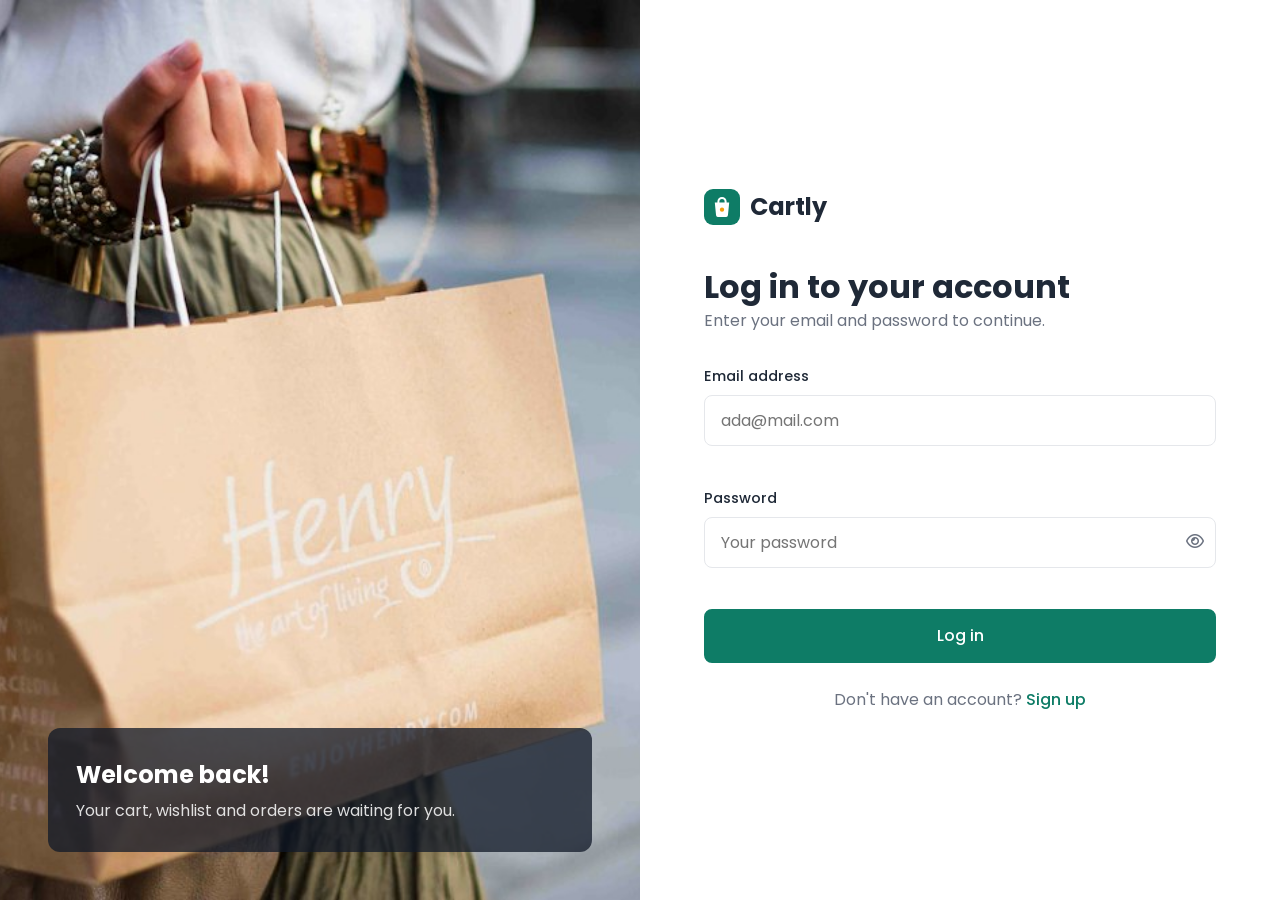
<file: cartly-solution/dashboard.html>
<!DOCTYPE html>
<html lang="en">
  <head>
    <meta charset="UTF-8" />
    <meta name="viewport" content="width=device-width, initial-scale=1.0" />
    <title>Overview | Cartly</title>
    <link rel="icon" type="image/svg+xml" href="images/favicon.svg" />

    <link rel="preconnect" href="https://fonts.googleapis.com" />
    <link rel="preconnect" href="https://fonts.gstatic.com" crossorigin />
    <link href="https://fonts.googleapis.com/css2?family=Poppins:wght@400;500;600;700&display=swap" rel="stylesheet" />
    <link rel="stylesheet" href="https://cdnjs.cloudflare.com/ajax/libs/font-awesome/6.5.2/css/all.min.css" />

    <link rel="stylesheet" href="css/style.css" />
    <link rel="stylesheet" href="css/dashboard.css" />
  </head>
  <body class="dashboard-body">
    <!-- ================= SIDEBAR ================= -->
    <aside class="sidebar">
      <a href="index.html" class="logo">
        <img src="images/logo-mark.svg" alt="Cartly logo" />
        Cartly
      </a>
      <button class="sidebar-close" aria-label="Close menu">
        <i class="fa-solid fa-xmark"></i>
      </button>

      <nav class="sidebar-links">
        <a href="dashboard.html" class="active"><i class="fa-solid fa-house"></i> Overview</a>
        <a href="shop.html"><i class="fa-solid fa-store"></i> Shop</a>
        <a href="cart.html"><i class="fa-solid fa-cart-shopping"></i> Cart</a>
        <a href="wishlist.html"><i class="fa-solid fa-heart"></i> Wishlist</a>
        <a href="orders.html"><i class="fa-solid fa-box"></i> Orders</a>
        <a href="profile.html"><i class="fa-solid fa-user"></i> Profile</a>
      </nav>

      <button class="logout-btn">
        <i class="fa-solid fa-right-from-bracket"></i> Log out
      </button>
    </aside>
    <div class="overlay"></div>

    <div class="main">
      <!-- ================= TOP BAR ================= -->
      <header class="topbar">
        <div class="topbar-left">
          <button class="menu-btn" aria-label="Open menu">
            <i class="fa-solid fa-bars"></i>
          </button>
          <h1>Overview</h1>
        </div>

        <div class="topbar-right">
          <a href="wishlist.html" class="icon-link" aria-label="Wishlist">
            <i class="fa-regular fa-heart"></i>
            <span class="count wishlist-count">0</span>
          </a>
          <a href="cart.html" class="icon-link" aria-label="Cart">
            <i class="fa-solid fa-cart-shopping"></i>
            <span class="count cart-count">0</span>
          </a>
          <a href="profile.html" class="user-chip">
            <span class="avatar user-initials"></span>
            <div>
              <p class="user-name"></p>
              <span>Customer</span>
            </div>
          </a>
        </div>
      </header>

      <!-- ================= PAGE CONTENT ================= -->
      <main class="content">
        <!-- Welcome banner -->
        <section class="welcome">
          <div>
            <h2>Welcome back, <span id="first-name"></span>!</h2>
            <p id="today"></p>
          </div>
          <a href="shop.html" class="btn btn-white">
            <i class="fa-solid fa-store"></i> Continue shopping
          </a>
        </section>

        <!-- Stat cards -->
        <section class="stats-grid">
          <div class="card stat-card">
            <div class="stat-icon green"><i class="fa-solid fa-box"></i></div>
            <div>
              <p>Total orders</p>
              <h3 id="stat-orders">0</h3>
            </div>
          </div>
          <div class="card stat-card">
            <div class="stat-icon orange"><i class="fa-solid fa-wallet"></i></div>
            <div>
              <p>Total spent</p>
              <h3 id="stat-spent">₦0</h3>
            </div>
          </div>
          <div class="card stat-card">
            <div class="stat-icon blue"><i class="fa-solid fa-cart-shopping"></i></div>
            <div>
              <p>Items in cart</p>
              <h3 id="stat-cart">0</h3>
            </div>
          </div>
          <div class="card stat-card">
            <div class="stat-icon red"><i class="fa-solid fa-heart"></i></div>
            <div>
              <p>Wishlist</p>
              <h3 id="stat-wishlist">0</h3>
            </div>
          </div>
        </section>

        <!-- Recent orders + top rated -->
        <section class="dashboard-row">
          <div class="card">
            <div class="card-header">
              <h2>Recent orders</h2>
              <a href="orders.html">View all</a>
            </div>
            <div id="recent-orders"></div>
          </div>

          <div class="card">
            <div class="card-header">
              <h2>Top rated</h2>
              <a href="shop.html">See more</a>
            </div>
            <ul class="mini-list" id="top-rated"></ul>
          </div>
        </section>

        <!-- Popular products -->
        <section class="card">
          <div class="card-header">
            <h2>Popular right now</h2>
            <a href="shop.html">Go to shop</a>
          </div>
          <div class="products-grid" id="popular"></div>
        </section>
      </main>
    </div>

    <script src="js/helpers.js"></script>
    <script src="js/dashboard.js"></script>
    <script src="js/overview.js"></script>
  </body>
</html>
</file>
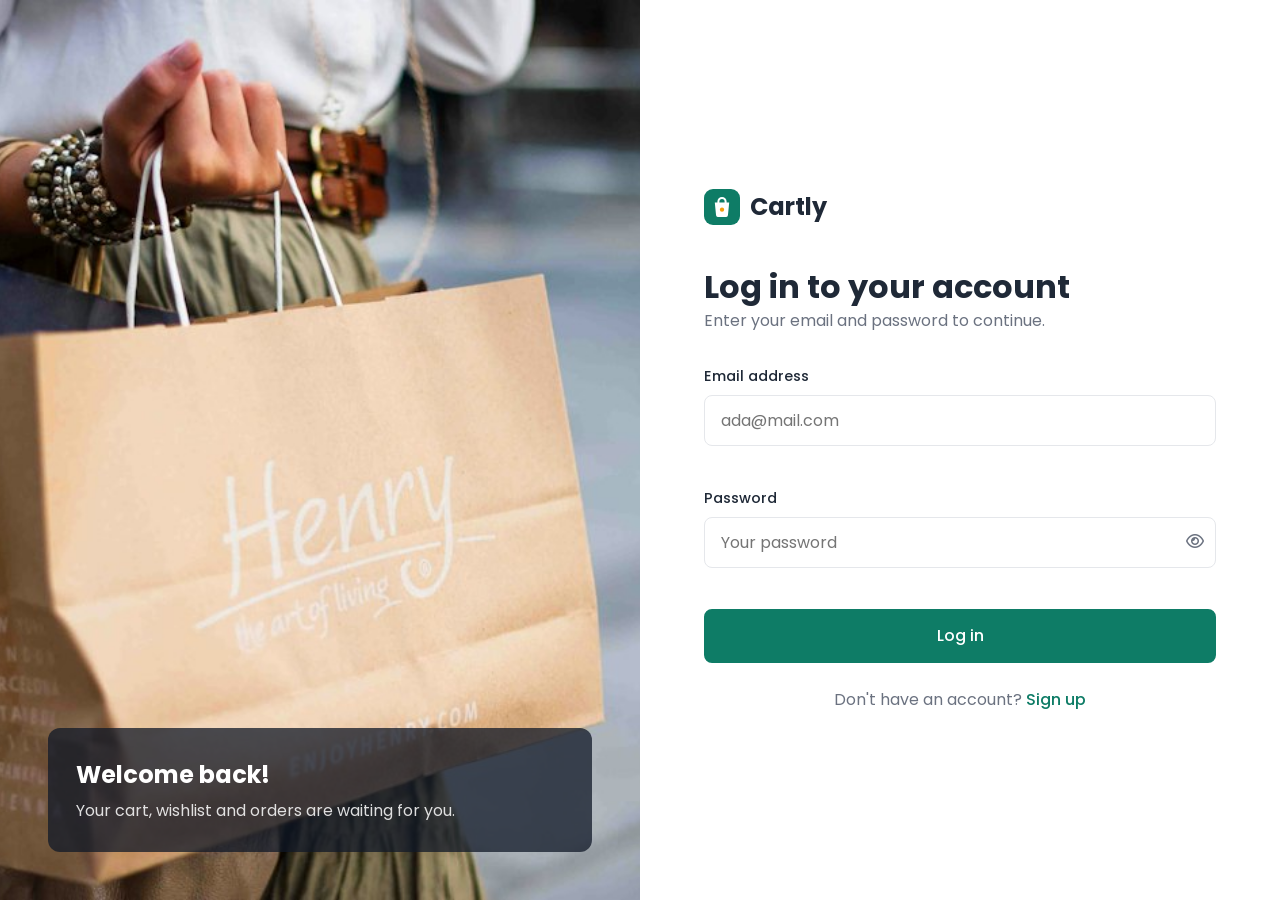
<file: cartly-solution/login.html>
<!DOCTYPE html>
<html lang="en">
  <head>
    <meta charset="UTF-8" />
    <meta name="viewport" content="width=device-width, initial-scale=1.0" />
    <title>Log In | Cartly</title>
    <link rel="icon" type="image/svg+xml" href="images/favicon.svg" />

    <link rel="preconnect" href="https://fonts.googleapis.com" />
    <link rel="preconnect" href="https://fonts.gstatic.com" crossorigin />
    <link href="https://fonts.googleapis.com/css2?family=Poppins:wght@400;500;600;700&display=swap" rel="stylesheet" />
    <link rel="stylesheet" href="https://cdnjs.cloudflare.com/ajax/libs/font-awesome/6.5.2/css/all.min.css" />

    <link rel="stylesheet" href="css/style.css" />
  </head>
  <body>
    <main class="auth-page">
      <!-- ========== LEFT: IMAGE ========== -->
      <div class="auth-image">
        <img src="images/auth-login.jpg" alt="Person holding a paper shopping bag" />
        <div class="auth-image-text">
          <h2>Welcome back!</h2>
          <p>Your cart, wishlist and orders are waiting for you.</p>
        </div>
      </div>

      <!-- ========== RIGHT: FORM ========== -->
      <div class="auth-form-side">
        <a href="index.html" class="logo">
          <img src="images/logo-mark.svg" alt="Cartly logo" />
          Cartly
        </a>

        <h1>Log in to your account</h1>
        <p class="auth-subtitle">Enter your email and password to continue.</p>

        <div class="alert" id="login-alert"></div>

        <form id="login-form" novalidate>
          <div class="form-group">
            <label for="email">Email address</label>
            <input type="email" id="email" class="form-control" placeholder="ada@mail.com" />
            <small class="error-text" id="email-error"></small>
          </div>

          <div class="form-group">
            <label for="password">Password</label>
            <div class="input-wrapper">
              <input type="password" id="password" class="form-control" placeholder="Your password" />
              <button type="button" class="toggle-password" aria-label="Show password">
                <i class="fa-regular fa-eye"></i>
              </button>
            </div>
            <small class="error-text" id="password-error"></small>
          </div>

          <button type="submit" class="btn btn-block">Log in</button>
        </form>

        <p class="auth-switch">
          Don't have an account? <a href="signup.html" class="form-link">Sign up</a>
        </p>
      </div>
    </main>

    <script src="js/helpers.js"></script>
    <script src="js/login.js"></script>
  </body>
</html>
</file>
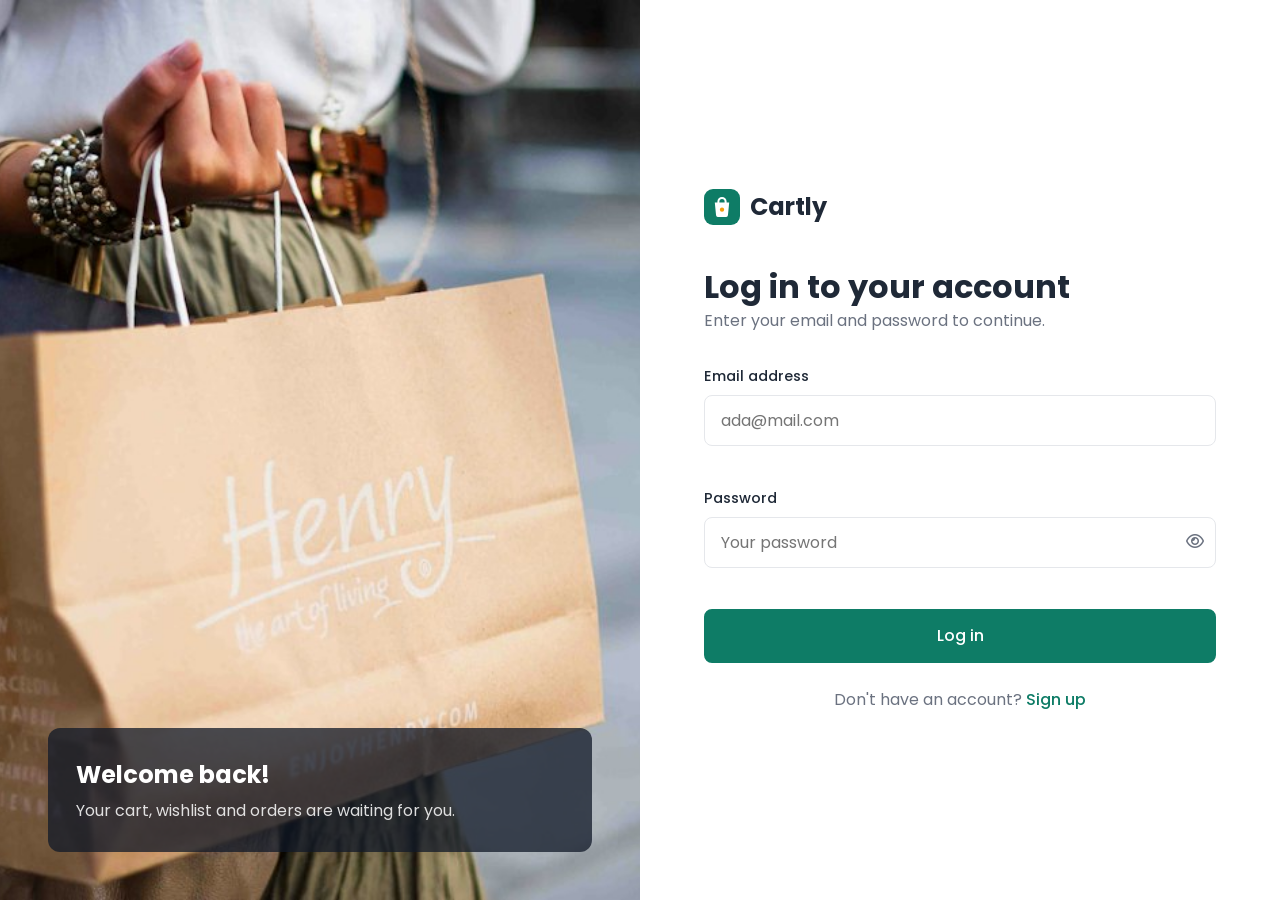
<file: cartly-solution/orders.html>
<!DOCTYPE html>
<html lang="en">
  <head>
    <meta charset="UTF-8" />
    <meta name="viewport" content="width=device-width, initial-scale=1.0" />
    <title>My Orders | Cartly</title>
    <link rel="icon" type="image/svg+xml" href="images/favicon.svg" />

    <link rel="preconnect" href="https://fonts.googleapis.com" />
    <link rel="preconnect" href="https://fonts.gstatic.com" crossorigin />
    <link href="https://fonts.googleapis.com/css2?family=Poppins:wght@400;500;600;700&display=swap" rel="stylesheet" />
    <link rel="stylesheet" href="https://cdnjs.cloudflare.com/ajax/libs/font-awesome/6.5.2/css/all.min.css" />

    <link rel="stylesheet" href="css/style.css" />
    <link rel="stylesheet" href="css/dashboard.css" />
  </head>
  <body class="dashboard-body">
    <!-- ================= SIDEBAR ================= -->
    <aside class="sidebar">
      <a href="index.html" class="logo">
        <img src="images/logo-mark.svg" alt="Cartly logo" />
        Cartly
      </a>
      <button class="sidebar-close" aria-label="Close menu">
        <i class="fa-solid fa-xmark"></i>
      </button>

      <nav class="sidebar-links">
        <a href="dashboard.html"><i class="fa-solid fa-house"></i> Overview</a>
        <a href="shop.html"><i class="fa-solid fa-store"></i> Shop</a>
        <a href="cart.html"><i class="fa-solid fa-cart-shopping"></i> Cart</a>
        <a href="wishlist.html"><i class="fa-solid fa-heart"></i> Wishlist</a>
        <a href="orders.html" class="active"><i class="fa-solid fa-box"></i> Orders</a>
        <a href="profile.html"><i class="fa-solid fa-user"></i> Profile</a>
      </nav>

      <button class="logout-btn">
        <i class="fa-solid fa-right-from-bracket"></i> Log out
      </button>
    </aside>
    <div class="overlay"></div>

    <div class="main">
      <!-- ================= TOP BAR ================= -->
      <header class="topbar">
        <div class="topbar-left">
          <button class="menu-btn" aria-label="Open menu">
            <i class="fa-solid fa-bars"></i>
          </button>
          <h1>My Orders</h1>
        </div>

        <div class="topbar-right">
          <a href="wishlist.html" class="icon-link" aria-label="Wishlist">
            <i class="fa-regular fa-heart"></i>
            <span class="count wishlist-count">0</span>
          </a>
          <a href="cart.html" class="icon-link" aria-label="Cart">
            <i class="fa-solid fa-cart-shopping"></i>
            <span class="count cart-count">0</span>
          </a>
          <a href="profile.html" class="user-chip">
            <span class="avatar user-initials"></span>
            <div>
              <p class="user-name"></p>
              <span>Customer</span>
            </div>
          </a>
        </div>
      </header>

      <!-- ================= PAGE CONTENT ================= -->
      <main class="content">
        <section class="card">
          <div class="card-header">
            <div class="tabs" id="order-tabs">
              <button class="category-btn active" data-status="all">All</button>
              <button class="category-btn" data-status="processing">Processing</button>
              <button class="category-btn" data-status="delivered">Delivered</button>
              <button class="category-btn" data-status="cancelled">Cancelled</button>
            </div>
          </div>

          <div id="orders-content"></div>
        </section>
      </main>
    </div>

    <!-- ================= ORDER DETAILS MODAL ================= -->
    <div class="modal" id="order-modal">
      <div class="modal-box">
        <div class="modal-header">
          <h2 id="modal-title">Order details</h2>
          <button class="modal-close" aria-label="Close">
            <i class="fa-solid fa-xmark"></i>
          </button>
        </div>
        <div id="modal-body"></div>
      </div>
    </div>

    <script src="js/helpers.js"></script>
    <script src="js/dashboard.js"></script>
    <script src="js/orders.js"></script>
  </body>
</html>
</file>
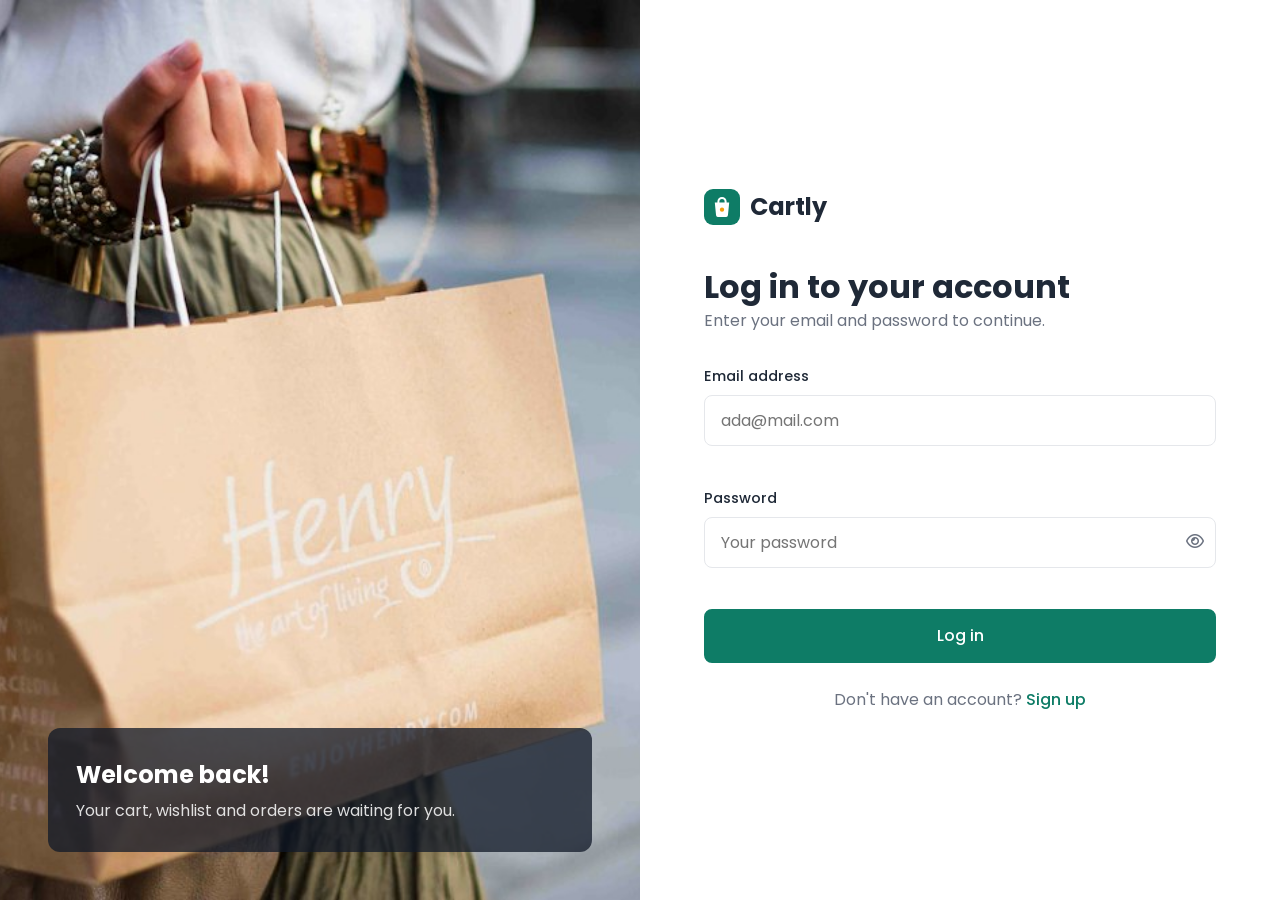
<file: cartly-solution/product.html>
<!DOCTYPE html>
<html lang="en">
  <head>
    <meta charset="UTF-8" />
    <meta name="viewport" content="width=device-width, initial-scale=1.0" />
    <title>Product Details | Cartly</title>
    <link rel="icon" type="image/svg+xml" href="images/favicon.svg" />

    <link rel="preconnect" href="https://fonts.googleapis.com" />
    <link rel="preconnect" href="https://fonts.gstatic.com" crossorigin />
    <link href="https://fonts.googleapis.com/css2?family=Poppins:wght@400;500;600;700&display=swap" rel="stylesheet" />
    <link rel="stylesheet" href="https://cdnjs.cloudflare.com/ajax/libs/font-awesome/6.5.2/css/all.min.css" />

    <link rel="stylesheet" href="css/style.css" />
    <link rel="stylesheet" href="css/dashboard.css" />
  </head>
  <body class="dashboard-body">
    <!-- ================= SIDEBAR ================= -->
    <aside class="sidebar">
      <a href="index.html" class="logo">
        <img src="images/logo-mark.svg" alt="Cartly logo" />
        Cartly
      </a>
      <button class="sidebar-close" aria-label="Close menu">
        <i class="fa-solid fa-xmark"></i>
      </button>

      <nav class="sidebar-links">
        <a href="dashboard.html"><i class="fa-solid fa-house"></i> Overview</a>
        <a href="shop.html" class="active"><i class="fa-solid fa-store"></i> Shop</a>
        <a href="cart.html"><i class="fa-solid fa-cart-shopping"></i> Cart</a>
        <a href="wishlist.html"><i class="fa-solid fa-heart"></i> Wishlist</a>
        <a href="orders.html"><i class="fa-solid fa-box"></i> Orders</a>
        <a href="profile.html"><i class="fa-solid fa-user"></i> Profile</a>
      </nav>

      <button class="logout-btn">
        <i class="fa-solid fa-right-from-bracket"></i> Log out
      </button>
    </aside>
    <div class="overlay"></div>

    <div class="main">
      <!-- ================= TOP BAR ================= -->
      <header class="topbar">
        <div class="topbar-left">
          <button class="menu-btn" aria-label="Open menu">
            <i class="fa-solid fa-bars"></i>
          </button>
          <h1>Product Details</h1>
        </div>

        <div class="topbar-right">
          <a href="wishlist.html" class="icon-link" aria-label="Wishlist">
            <i class="fa-regular fa-heart"></i>
            <span class="count wishlist-count">0</span>
          </a>
          <a href="cart.html" class="icon-link" aria-label="Cart">
            <i class="fa-solid fa-cart-shopping"></i>
            <span class="count cart-count">0</span>
          </a>
          <a href="profile.html" class="user-chip">
            <span class="avatar user-initials"></span>
            <div>
              <p class="user-name"></p>
              <span>Customer</span>
            </div>
          </a>
        </div>
      </header>

      <!-- ================= PAGE CONTENT ================= -->
      <main class="content">
        <a href="shop.html" class="back-link">
          <i class="fa-solid fa-arrow-left"></i> Back to shop
        </a>

        <!-- Filled by JavaScript using the ?id= in the URL -->
        <section id="product-details"></section>

        <section id="related-section">
          <div class="card-header">
            <h2>You may also like</h2>
          </div>
          <div class="products-grid" id="related"></div>
        </section>
      </main>
    </div>

    <script src="js/helpers.js"></script>
    <script src="js/dashboard.js"></script>
    <script src="js/product.js"></script>
  </body>
</html>
</file>
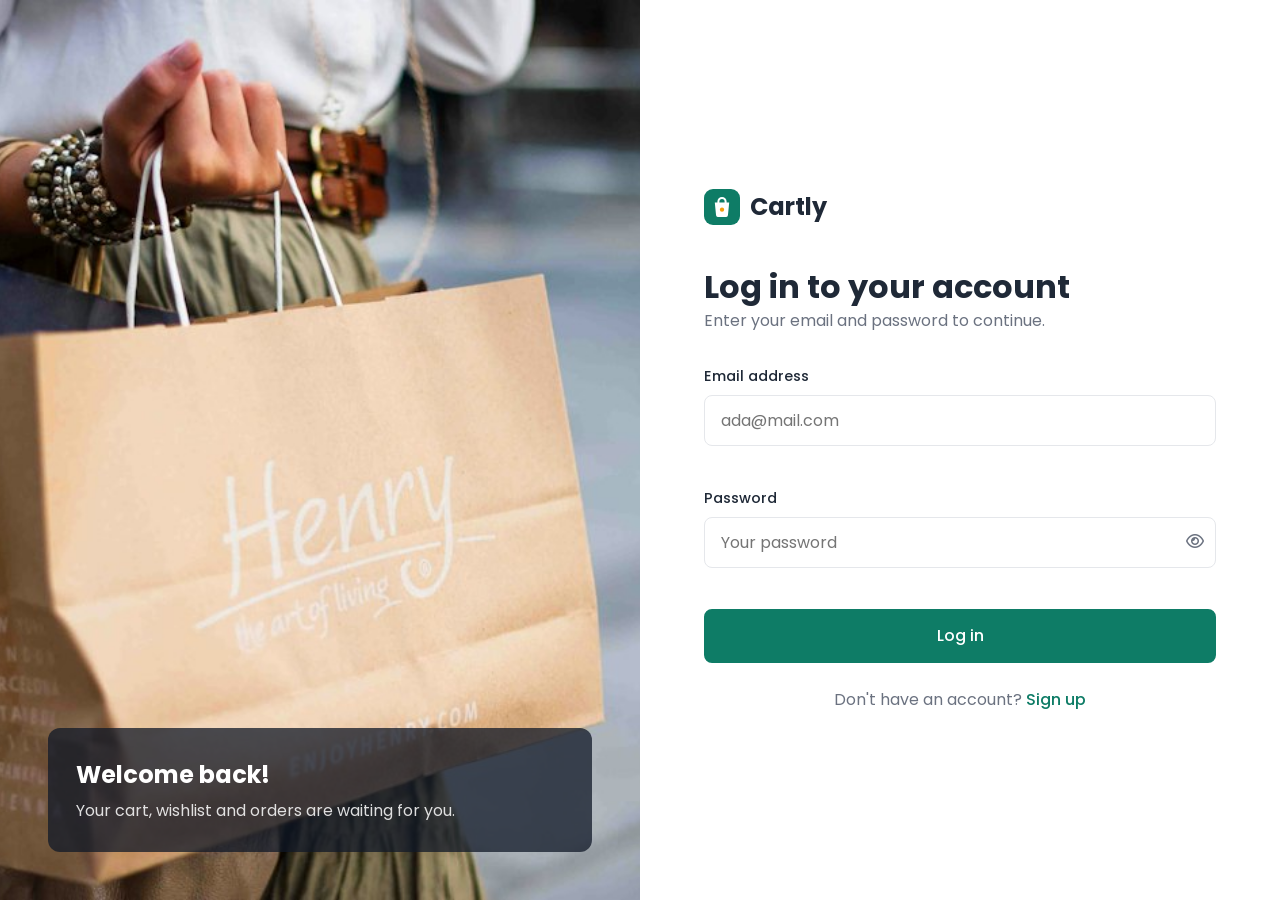
<file: cartly-solution/profile.html>
<!DOCTYPE html>
<html lang="en">
  <head>
    <meta charset="UTF-8" />
    <meta name="viewport" content="width=device-width, initial-scale=1.0" />
    <title>My Profile | Cartly</title>
    <link rel="icon" type="image/svg+xml" href="images/favicon.svg" />

    <link rel="preconnect" href="https://fonts.googleapis.com" />
    <link rel="preconnect" href="https://fonts.gstatic.com" crossorigin />
    <link href="https://fonts.googleapis.com/css2?family=Poppins:wght@400;500;600;700&display=swap" rel="stylesheet" />
    <link rel="stylesheet" href="https://cdnjs.cloudflare.com/ajax/libs/font-awesome/6.5.2/css/all.min.css" />

    <link rel="stylesheet" href="css/style.css" />
    <link rel="stylesheet" href="css/dashboard.css" />
  </head>
  <body class="dashboard-body">
    <!-- ================= SIDEBAR ================= -->
    <aside class="sidebar">
      <a href="index.html" class="logo">
        <img src="images/logo-mark.svg" alt="Cartly logo" />
        Cartly
      </a>
      <button class="sidebar-close" aria-label="Close menu">
        <i class="fa-solid fa-xmark"></i>
      </button>

      <nav class="sidebar-links">
        <a href="dashboard.html"><i class="fa-solid fa-house"></i> Overview</a>
        <a href="shop.html"><i class="fa-solid fa-store"></i> Shop</a>
        <a href="cart.html"><i class="fa-solid fa-cart-shopping"></i> Cart</a>
        <a href="wishlist.html"><i class="fa-solid fa-heart"></i> Wishlist</a>
        <a href="orders.html"><i class="fa-solid fa-box"></i> Orders</a>
        <a href="profile.html" class="active"><i class="fa-solid fa-user"></i> Profile</a>
      </nav>

      <button class="logout-btn">
        <i class="fa-solid fa-right-from-bracket"></i> Log out
      </button>
    </aside>
    <div class="overlay"></div>

    <div class="main">
      <!-- ================= TOP BAR ================= -->
      <header class="topbar">
        <div class="topbar-left">
          <button class="menu-btn" aria-label="Open menu">
            <i class="fa-solid fa-bars"></i>
          </button>
          <h1>My Profile</h1>
        </div>

        <div class="topbar-right">
          <a href="wishlist.html" class="icon-link" aria-label="Wishlist">
            <i class="fa-regular fa-heart"></i>
            <span class="count wishlist-count">0</span>
          </a>
          <a href="cart.html" class="icon-link" aria-label="Cart">
            <i class="fa-solid fa-cart-shopping"></i>
            <span class="count cart-count">0</span>
          </a>
          <a href="profile.html" class="user-chip">
            <span class="avatar user-initials"></span>
            <div>
              <p class="user-name"></p>
              <span>Customer</span>
            </div>
          </a>
        </div>
      </header>

      <!-- ================= PAGE CONTENT ================= -->
      <main class="content">
        <div class="profile-layout">
          <!-- Left: profile summary -->
          <aside class="card profile-card">
            <div class="avatar user-initials"></div>
            <h2 class="user-name"></h2>
            <p id="profile-email"></p>

            <ul class="profile-meta">
              <li><i class="fa-solid fa-phone"></i> <span id="profile-phone"></span></li>
              <li><i class="fa-solid fa-location-dot"></i> <span id="profile-address"></span></li>
              <li><i class="fa-solid fa-calendar"></i> <span id="profile-joined"></span></li>
            </ul>

            <button class="btn btn-danger btn-block" id="delete-account">
              <i class="fa-solid fa-trash"></i> Delete account
            </button>
          </aside>

          <!-- Right: forms -->
          <div class="profile-forms">
            <section class="card">
              <div class="card-header">
                <h2>Personal information</h2>
              </div>

              <div class="alert alert-success" id="info-alert">
                <i class="fa-solid fa-circle-check"></i> Your profile has been updated.
              </div>

              <form id="info-form" novalidate>
                <div class="form-row">
                  <div class="form-group">
                    <label for="fullName">Full name</label>
                    <input type="text" id="fullName" class="form-control" />
                    <small class="error-text" id="fullName-error"></small>
                  </div>
                  <div class="form-group">
                    <label for="email">Email address</label>
                    <input type="email" id="email" class="form-control" disabled />
                    <small class="error-text" id="email-error"></small>
                  </div>
                </div>
                <div class="form-row">
                  <div class="form-group">
                    <label for="phone">Phone number</label>
                    <input type="tel" id="phone" class="form-control" placeholder="0801 234 5678" />
                    <small class="error-text" id="phone-error"></small>
                  </div>
                  <div class="form-group">
                    <label for="address">Delivery address</label>
                    <input type="text" id="address" class="form-control" placeholder="12 Allen Avenue, Ikeja" />
                    <small class="error-text" id="address-error"></small>
                  </div>
                </div>
                <button type="submit" class="btn">Save changes</button>
              </form>
            </section>

            <section class="card">
              <div class="card-header">
                <h2>Change password</h2>
              </div>

              <div class="alert" id="password-alert"></div>

              <form id="password-form" novalidate>
                <div class="form-group">
                  <label for="currentPassword">Current password</label>
                  <input type="password" id="currentPassword" class="form-control" />
                  <small class="error-text" id="currentPassword-error"></small>
                </div>
                <div class="form-row">
                  <div class="form-group">
                    <label for="newPassword">New password</label>
                    <input type="password" id="newPassword" class="form-control" />
                    <small class="error-text" id="newPassword-error"></small>
                  </div>
                  <div class="form-group">
                    <label for="confirmNewPassword">Confirm new password</label>
                    <input type="password" id="confirmNewPassword" class="form-control" />
                    <small class="error-text" id="confirmNewPassword-error"></small>
                  </div>
                </div>
                <button type="submit" class="btn">Update password</button>
              </form>
            </section>
          </div>
        </div>
      </main>
    </div>

    <script src="js/helpers.js"></script>
    <script src="js/dashboard.js"></script>
    <script src="js/profile.js"></script>
  </body>
</html>
</file>
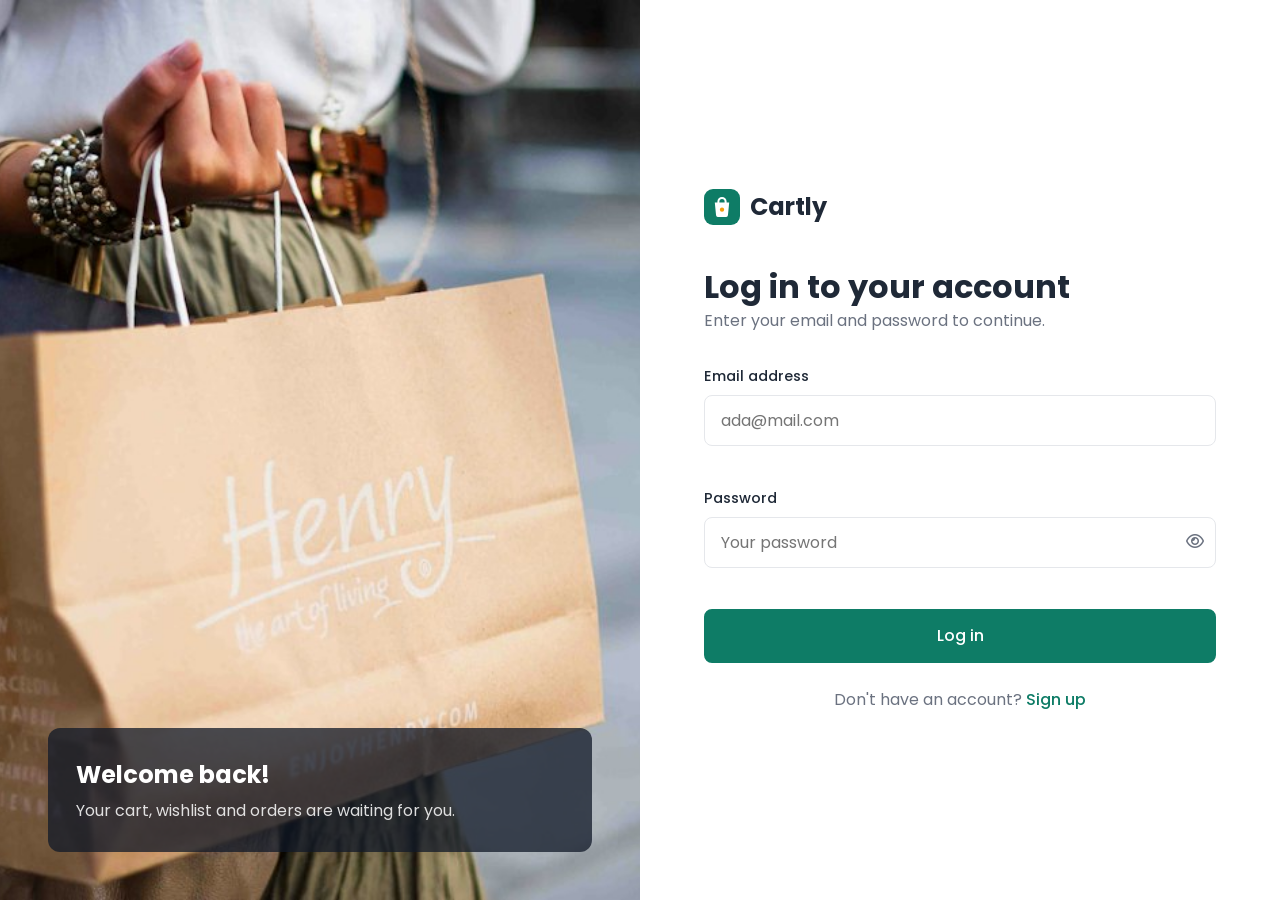
<file: cartly-solution/shop.html>
<!DOCTYPE html>
<html lang="en">
  <head>
    <meta charset="UTF-8" />
    <meta name="viewport" content="width=device-width, initial-scale=1.0" />
    <title>Shop | Cartly</title>
    <link rel="icon" type="image/svg+xml" href="images/favicon.svg" />

    <link rel="preconnect" href="https://fonts.googleapis.com" />
    <link rel="preconnect" href="https://fonts.gstatic.com" crossorigin />
    <link href="https://fonts.googleapis.com/css2?family=Poppins:wght@400;500;600;700&display=swap" rel="stylesheet" />
    <link rel="stylesheet" href="https://cdnjs.cloudflare.com/ajax/libs/font-awesome/6.5.2/css/all.min.css" />

    <link rel="stylesheet" href="css/style.css" />
    <link rel="stylesheet" href="css/dashboard.css" />
  </head>
  <body class="dashboard-body">
    <!-- ================= SIDEBAR ================= -->
    <aside class="sidebar">
      <a href="index.html" class="logo">
        <img src="images/logo-mark.svg" alt="Cartly logo" />
        Cartly
      </a>
      <button class="sidebar-close" aria-label="Close menu">
        <i class="fa-solid fa-xmark"></i>
      </button>

      <nav class="sidebar-links">
        <a href="dashboard.html"><i class="fa-solid fa-house"></i> Overview</a>
        <a href="shop.html" class="active"><i class="fa-solid fa-store"></i> Shop</a>
        <a href="cart.html"><i class="fa-solid fa-cart-shopping"></i> Cart</a>
        <a href="wishlist.html"><i class="fa-solid fa-heart"></i> Wishlist</a>
        <a href="orders.html"><i class="fa-solid fa-box"></i> Orders</a>
        <a href="profile.html"><i class="fa-solid fa-user"></i> Profile</a>
      </nav>

      <button class="logout-btn">
        <i class="fa-solid fa-right-from-bracket"></i> Log out
      </button>
    </aside>
    <div class="overlay"></div>

    <div class="main">
      <!-- ================= TOP BAR ================= -->
      <header class="topbar">
        <div class="topbar-left">
          <button class="menu-btn" aria-label="Open menu">
            <i class="fa-solid fa-bars"></i>
          </button>
          <h1>Shop</h1>
        </div>

        <div class="topbar-right">
          <a href="wishlist.html" class="icon-link" aria-label="Wishlist">
            <i class="fa-regular fa-heart"></i>
            <span class="count wishlist-count">0</span>
          </a>
          <a href="cart.html" class="icon-link" aria-label="Cart">
            <i class="fa-solid fa-cart-shopping"></i>
            <span class="count cart-count">0</span>
          </a>
          <a href="profile.html" class="user-chip">
            <span class="avatar user-initials"></span>
            <div>
              <p class="user-name"></p>
              <span>Customer</span>
            </div>
          </a>
        </div>
      </header>

      <!-- ================= PAGE CONTENT ================= -->
      <main class="content">
        <!-- Search + sort -->
        <div class="filters">
          <div class="search-box">
            <i class="fa-solid fa-magnifying-glass"></i>
            <input type="text" id="search" class="form-control" placeholder="Search products..." />
          </div>
          <select id="sort" class="form-control">
            <option value="default">Sort by: Featured</option>
            <option value="price-low">Price: Low to High</option>
            <option value="price-high">Price: High to Low</option>
            <option value="name">Name: A to Z</option>
            <option value="rating">Top rated</option>
          </select>
        </div>

        <!-- Category buttons (made by JavaScript) -->
        <div class="category-buttons" id="category-buttons"></div>

        <p class="results-text" id="results-text"></p>

        <!-- Product cards (made by JavaScript) -->
        <div class="products-grid" id="products"></div>
      </main>
    </div>

    <script src="js/helpers.js"></script>
    <script src="js/dashboard.js"></script>
    <script src="js/shop.js"></script>
  </body>
</html>
</file>
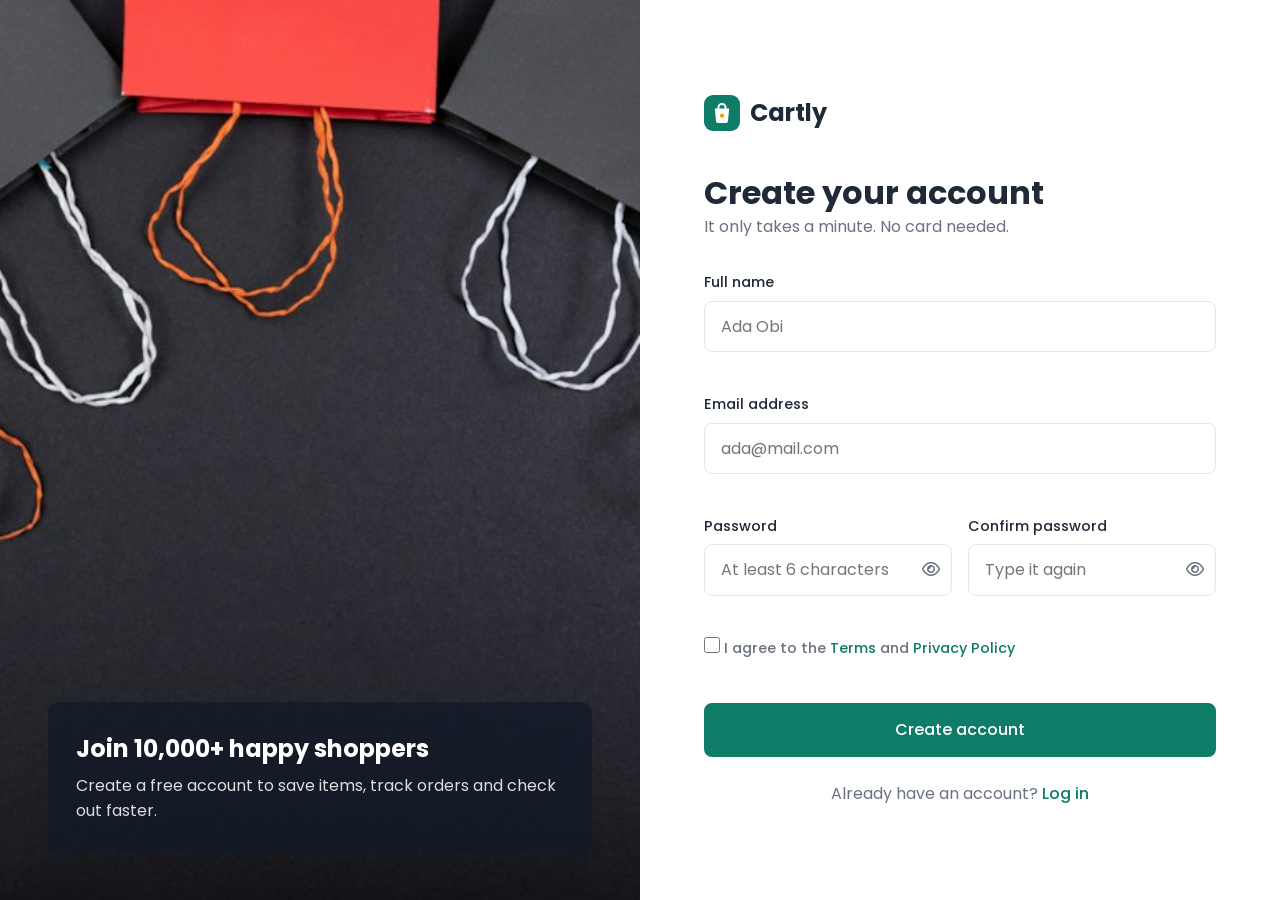
<file: cartly-solution/signup.html>
<!DOCTYPE html>
<html lang="en">
  <head>
    <meta charset="UTF-8" />
    <meta name="viewport" content="width=device-width, initial-scale=1.0" />
    <title>Sign Up | Cartly</title>
    <link rel="icon" type="image/svg+xml" href="images/favicon.svg" />

    <link rel="preconnect" href="https://fonts.googleapis.com" />
    <link rel="preconnect" href="https://fonts.gstatic.com" crossorigin />
    <link href="https://fonts.googleapis.com/css2?family=Poppins:wght@400;500;600;700&display=swap" rel="stylesheet" />
    <link rel="stylesheet" href="https://cdnjs.cloudflare.com/ajax/libs/font-awesome/6.5.2/css/all.min.css" />

    <link rel="stylesheet" href="css/style.css" />
  </head>
  <body>
    <main class="auth-page">
      <!-- ========== LEFT: IMAGE ========== -->
      <div class="auth-image">
        <img src="images/auth-signup.jpg" alt="Colourful shopping bags" />
        <div class="auth-image-text">
          <h2>Join 10,000+ happy shoppers</h2>
          <p>Create a free account to save items, track orders and check out faster.</p>
        </div>
      </div>

      <!-- ========== RIGHT: FORM ========== -->
      <div class="auth-form-side">
        <a href="index.html" class="logo">
          <img src="images/logo-mark.svg" alt="Cartly logo" />
          Cartly
        </a>

        <h1>Create your account</h1>
        <p class="auth-subtitle">It only takes a minute. No card needed.</p>

        <div class="alert alert-error" id="signup-alert"></div>

        <form id="signup-form" novalidate>
          <div class="form-group">
            <label for="fullName">Full name</label>
            <input type="text" id="fullName" class="form-control" placeholder="Ada Obi" />
            <small class="error-text" id="fullName-error"></small>
          </div>

          <div class="form-group">
            <label for="email">Email address</label>
            <input type="email" id="email" class="form-control" placeholder="ada@mail.com" />
            <small class="error-text" id="email-error"></small>
          </div>

          <div class="form-row">
            <div class="form-group">
              <label for="password">Password</label>
              <div class="input-wrapper">
                <input type="password" id="password" class="form-control" placeholder="At least 6 characters" />
                <button type="button" class="toggle-password" aria-label="Show password">
                  <i class="fa-regular fa-eye"></i>
                </button>
              </div>
              <small class="error-text" id="password-error"></small>
            </div>

            <div class="form-group">
              <label for="confirmPassword">Confirm password</label>
              <div class="input-wrapper">
                <input type="password" id="confirmPassword" class="form-control" placeholder="Type it again" />
                <button type="button" class="toggle-password" aria-label="Show password">
                  <i class="fa-regular fa-eye"></i>
                </button>
              </div>
              <small class="error-text" id="confirmPassword-error"></small>
            </div>
          </div>

          <div class="form-group">
            <label class="checkbox">
              <input type="checkbox" id="terms" />
              I agree to the <a href="#">Terms</a> and <a href="#">Privacy Policy</a>
            </label>
            <small class="error-text" id="terms-error"></small>
          </div>

          <button type="submit" class="btn btn-block">Create account</button>
        </form>

        <p class="auth-switch">
          Already have an account? <a href="login.html" class="form-link">Log in</a>
        </p>
      </div>
    </main>

    <script src="js/helpers.js"></script>
    <script src="js/signup.js"></script>
  </body>
</html>
</file>
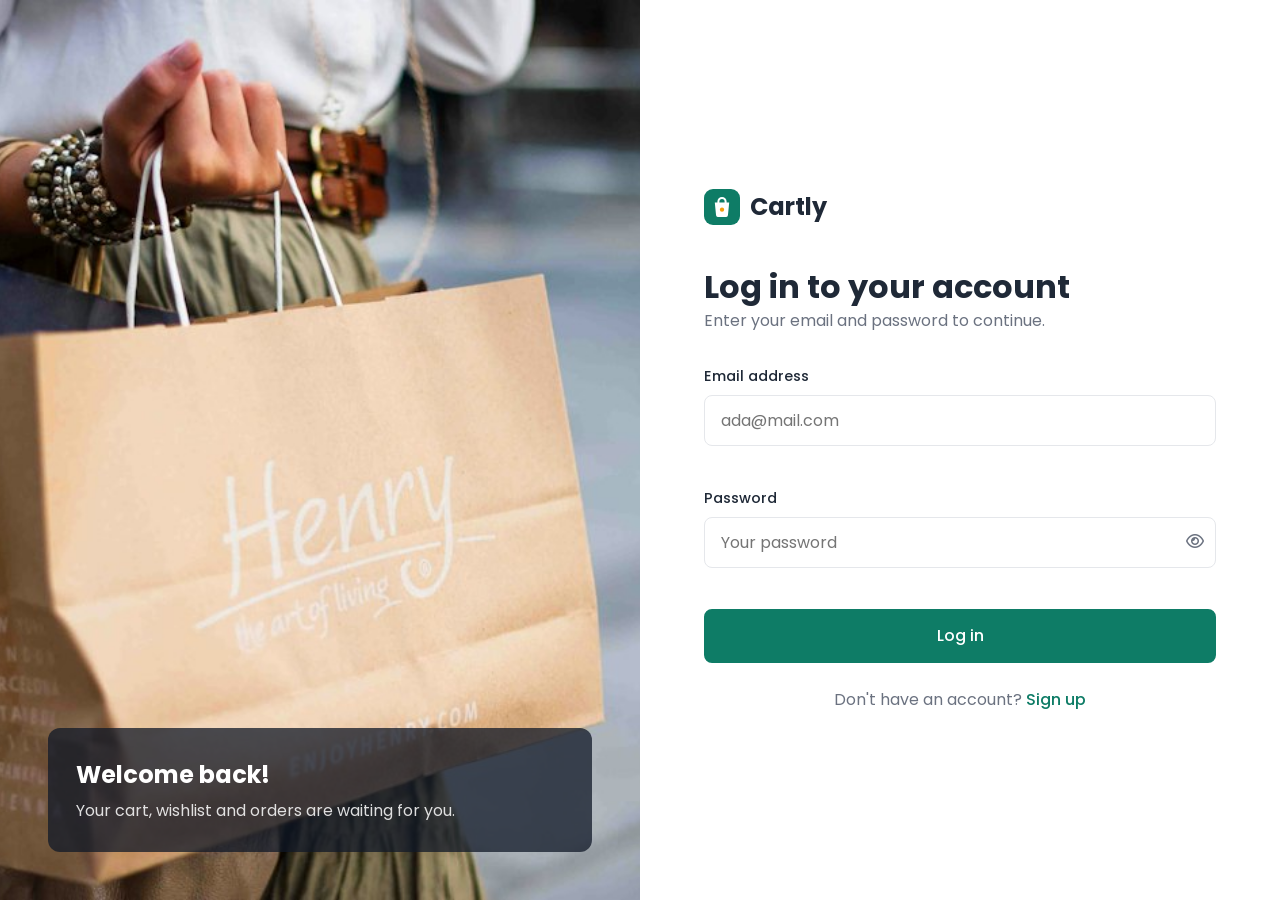
<file: cartly-solution/wishlist.html>
<!DOCTYPE html>
<html lang="en">
  <head>
    <meta charset="UTF-8" />
    <meta name="viewport" content="width=device-width, initial-scale=1.0" />
    <title>My Wishlist | Cartly</title>
    <link rel="icon" type="image/svg+xml" href="images/favicon.svg" />

    <link rel="preconnect" href="https://fonts.googleapis.com" />
    <link rel="preconnect" href="https://fonts.gstatic.com" crossorigin />
    <link href="https://fonts.googleapis.com/css2?family=Poppins:wght@400;500;600;700&display=swap" rel="stylesheet" />
    <link rel="stylesheet" href="https://cdnjs.cloudflare.com/ajax/libs/font-awesome/6.5.2/css/all.min.css" />

    <link rel="stylesheet" href="css/style.css" />
    <link rel="stylesheet" href="css/dashboard.css" />
  </head>
  <body class="dashboard-body">
    <!-- ================= SIDEBAR ================= -->
    <aside class="sidebar">
      <a href="index.html" class="logo">
        <img src="images/logo-mark.svg" alt="Cartly logo" />
        Cartly
      </a>
      <button class="sidebar-close" aria-label="Close menu">
        <i class="fa-solid fa-xmark"></i>
      </button>

      <nav class="sidebar-links">
        <a href="dashboard.html"><i class="fa-solid fa-house"></i> Overview</a>
        <a href="shop.html"><i class="fa-solid fa-store"></i> Shop</a>
        <a href="cart.html"><i class="fa-solid fa-cart-shopping"></i> Cart</a>
        <a href="wishlist.html" class="active"><i class="fa-solid fa-heart"></i> Wishlist</a>
        <a href="orders.html"><i class="fa-solid fa-box"></i> Orders</a>
        <a href="profile.html"><i class="fa-solid fa-user"></i> Profile</a>
      </nav>

      <button class="logout-btn">
        <i class="fa-solid fa-right-from-bracket"></i> Log out
      </button>
    </aside>
    <div class="overlay"></div>

    <div class="main">
      <!-- ================= TOP BAR ================= -->
      <header class="topbar">
        <div class="topbar-left">
          <button class="menu-btn" aria-label="Open menu">
            <i class="fa-solid fa-bars"></i>
          </button>
          <h1>My Wishlist</h1>
        </div>

        <div class="topbar-right">
          <a href="wishlist.html" class="icon-link" aria-label="Wishlist">
            <i class="fa-regular fa-heart"></i>
            <span class="count wishlist-count">0</span>
          </a>
          <a href="cart.html" class="icon-link" aria-label="Cart">
            <i class="fa-solid fa-cart-shopping"></i>
            <span class="count cart-count">0</span>
          </a>
          <a href="profile.html" class="user-chip">
            <span class="avatar user-initials"></span>
            <div>
              <p class="user-name"></p>
              <span>Customer</span>
            </div>
          </a>
        </div>
      </header>

      <!-- ================= PAGE CONTENT ================= -->
      <main class="content">
        <div class="card-header">
          <p class="results-text" id="wishlist-text"></p>
          <button class="btn btn-sm" id="add-all-btn">
            <i class="fa-solid fa-cart-plus"></i> Add all to cart
          </button>
        </div>

        <div class="products-grid" id="wishlist-grid"></div>
      </main>
    </div>

    <script src="js/helpers.js"></script>
    <script src="js/dashboard.js"></script>
    <script src="js/wishlist.js"></script>
  </body>
</html>
</file>
<file: cartly-solution/css/style.css>
/* =========================================================
   CARTLY - MAIN STYLESHEET
   Used by every page (landing pages, auth pages and dashboard).
   Dashboard-only styles live in dashboard.css
   ========================================================= */

/* ---------- 1. VARIABLES (colours, fonts, sizes) ---------- */
:root {
  --primary: #0e7c66;
  --primary-dark: #0a5c4c;
  --primary-light: #e7f4f1;
  --accent: #f59e0b;

  --dark: #1f2937;
  --grey: #6b7280;
  --grey-light: #9ca3af;
  --border: #e5e7eb;
  --bg: #f5f7f6;
  --white: #ffffff;

  --error: #dc2626;
  --success: #16a34a;

  --radius: 12px;
  --shadow: 0 4px 20px rgba(17, 24, 39, 0.06);
  --transition: all 0.3s ease;
}

/* ---------- 2. RESET ---------- */
*,
*::before,
*::after {
  margin: 0;
  padding: 0;
  box-sizing: border-box;
}

body {
  font-family: "Poppins", sans-serif;
  font-size: 1rem;
  line-height: 1.6;
  color: var(--dark);
  background: var(--white);
}

img {
  display: block;
  max-width: 100%;
}

a {
  text-decoration: none;
  color: inherit;
}

ul {
  list-style: none;
}

button,
input,
select,
textarea {
  font: inherit;
}

button {
  cursor: pointer;
}

/* ---------- 3. UTILITIES ---------- */
.container {
  width: 90%;
  max-width: 1200px;
  margin: 0 auto;
}

.section {
  padding: 5rem 0;
}

.section-grey {
  background: var(--bg);
}

.section-title {
  text-align: center;
  max-width: 560px;
  margin: 0 auto 3rem;
}

.section-title h2 {
  font-size: 2rem;
  line-height: 1.3;
  margin-bottom: 0.5rem;
}

.section-title p {
  color: var(--grey);
}

.tag {
  display: inline-block;
  padding: 0.35rem 0.9rem;
  border-radius: 50px;
  background: var(--primary-light);
  color: var(--primary);
  font-size: 0.85rem;
  font-weight: 600;
  margin-bottom: 1rem;
}

.text-center {
  text-align: center;
}

/* ---------- 4. BUTTONS ---------- */
.btn {
  display: inline-flex;
  align-items: center;
  justify-content: center;
  gap: 0.5rem;
  padding: 0.75rem 1.5rem;
  border: 2px solid var(--primary);
  border-radius: 8px;
  background: var(--primary);
  color: var(--white);
  font-weight: 500;
  white-space: nowrap;
  transition: var(--transition);
}

.btn:hover {
  background: var(--primary-dark);
  border-color: var(--primary-dark);
}

.btn-outline {
  background: transparent;
  color: var(--primary);
}

.btn-outline:hover {
  background: var(--primary);
  color: var(--white);
}

.btn-white {
  background: var(--white);
  border-color: var(--white);
  color: var(--primary);
}

.btn-white:hover {
  background: var(--primary-light);
  border-color: var(--primary-light);
}

.btn-danger {
  background: transparent;
  border-color: var(--error);
  color: var(--error);
}

.btn-danger:hover {
  background: var(--error);
  border-color: var(--error);
  color: var(--white);
}

.btn-block {
  width: 100%;
}

.btn-sm {
  padding: 0.45rem 1rem;
  font-size: 0.875rem;
}

.btn:disabled {
  background: var(--border);
  border-color: var(--border);
  color: var(--grey);
  cursor: not-allowed;
}

/* ---------- 5. LOGO ---------- */
.logo {
  display: flex;
  align-items: center;
  gap: 0.6rem;
  font-size: 1.5rem;
  font-weight: 700;
  color: var(--dark);
}

.logo img {
  width: 36px;
  height: 36px;
}

/* ---------- 6. NAVBAR ---------- */
.navbar {
  position: sticky;
  top: 0;
  z-index: 100;
  background: var(--white);
  border-bottom: 1px solid var(--border);
}

.nav-center {
  display: flex;
  align-items: center;
  justify-content: space-between;
  height: 76px;
}

.nav-links {
  display: flex;
  gap: 2.5rem;
}

.nav-links a {
  color: var(--grey);
  font-weight: 500;
  transition: var(--transition);
}

.nav-links a:hover,
.nav-links a.active {
  color: var(--primary);
}

.nav-buttons {
  display: flex;
  gap: 0.75rem;
}

.nav-toggle {
  display: none;
  background: transparent;
  border: none;
  font-size: 1.5rem;
  color: var(--dark);
}

/* Mobile menu: hidden until .show-menu is added with JavaScript */
.mobile-menu {
  display: none;
}

@media (max-width: 900px) {
  .nav-links,
  .nav-buttons {
    display: none;
  }

  .nav-toggle {
    display: block;
  }

  .mobile-menu.show-menu {
    display: block;
    padding: 1rem 5% 1.5rem;
    border-top: 1px solid var(--border);
  }

  .mobile-menu a:not(.btn) {
    display: block;
    padding: 0.75rem 0;
    color: var(--grey);
    font-weight: 500;
  }

  .mobile-menu a.active {
    color: var(--primary);
  }

  .mobile-menu .btn {
    width: 100%;
    margin-top: 0.75rem;
  }
}

/* ---------- 7. PAGE HEADER (About / Contact banner) ---------- */
.page-header {
  padding: 4.5rem 0;
  background: var(--primary-light);
  text-align: center;
}

.page-header h1 {
  font-size: 2.5rem;
  line-height: 1.2;
  margin-bottom: 0.5rem;
}

.page-header p {
  color: var(--grey);
  max-width: 560px;
  margin: 0 auto;
}

.breadcrumb {
  display: flex;
  justify-content: center;
  gap: 0.5rem;
  font-size: 0.9rem;
  color: var(--grey);
  margin-bottom: 1rem;
}

.breadcrumb a {
  color: var(--primary);
}

/* ---------- 8. HERO (Home) ---------- */
.hero {
  background: var(--primary-light);
  padding: 4rem 0;
}

.hero-center {
  display: grid;
  grid-template-columns: 1fr 1fr;
  align-items: center;
  gap: 3rem;
}

.hero h1 {
  font-size: 3.25rem;
  line-height: 1.15;
  margin-bottom: 1.25rem;
}

.hero h1 span {
  color: var(--primary);
}

.hero-text p {
  color: var(--grey);
  font-size: 1.1rem;
  max-width: 480px;
  margin-bottom: 2rem;
}

.hero-buttons {
  display: flex;
  flex-wrap: wrap;
  gap: 1rem;
  margin-bottom: 2.5rem;
}

.hero-stats {
  display: flex;
  gap: 2.5rem;
}

.hero-stats h3 {
  font-size: 1.6rem;
  color: var(--primary);
}

.hero-stats p {
  font-size: 0.9rem;
  margin: 0;
}

.hero-img {
  position: relative;
}

.hero-img img {
  width: 100%;
  height: 520px;
  object-fit: cover;
  border-radius: 24px;
}

.hero-badge {
  position: absolute;
  left: -24px;
  bottom: 40px;
  display: flex;
  align-items: center;
  gap: 0.75rem;
  padding: 0.9rem 1.2rem;
  background: var(--white);
  border-radius: var(--radius);
  box-shadow: var(--shadow);
}

.hero-badge i {
  display: grid;
  place-items: center;
  width: 42px;
  height: 42px;
  border-radius: 50%;
  background: var(--primary-light);
  color: var(--primary);
}

.hero-badge h4 {
  font-size: 0.95rem;
}

.hero-badge p {
  font-size: 0.8rem;
  color: var(--grey);
}

/* ---------- 9. CATEGORIES (Home) ---------- */
.categories-grid {
  display: grid;
  grid-template-columns: repeat(4, 1fr);
  gap: 1.5rem;
}

.category-card {
  padding: 1.5rem;
  border-radius: var(--radius);
  background: var(--bg);
  text-align: center;
  transition: var(--transition);
}

.category-card:hover {
  transform: translateY(-4px);
  box-shadow: var(--shadow);
}

.category-card img {
  width: 140px;
  height: 140px;
  object-fit: contain;
  margin: 0 auto 1rem;
}

.category-card h3 {
  font-size: 1.1rem;
}

.category-card p {
  font-size: 0.9rem;
  color: var(--grey);
}

/* ---------- 10. PRODUCT CARD (Home, Shop, Product, Wishlist) ---------- */
.products-grid {
  display: grid;
  grid-template-columns: repeat(4, 1fr);
  gap: 1.5rem;
}

.product-card {
  position: relative;
  display: flex;
  flex-direction: column;
  background: var(--white);
  border: 1px solid var(--border);
  border-radius: var(--radius);
  overflow: hidden;
  transition: var(--transition);
}

.product-card:hover {
  box-shadow: var(--shadow);
}

.product-img {
  display: block;
  background: var(--bg);
  aspect-ratio: 1 / 1;
  padding: 1.5rem;
}

.product-img img {
  width: 100%;
  height: 100%;
  object-fit: contain;
  transition: var(--transition);
}

.product-card:hover .product-img img {
  transform: scale(1.05);
}

.wishlist-btn {
  position: absolute;
  top: 12px;
  right: 12px;
  z-index: 2; /* keep it above the zoomed image */
  display: grid;
  place-items: center;
  width: 38px;
  height: 38px;
  border: none;
  border-radius: 50%;
  background: var(--white);
  color: var(--grey);
  box-shadow: var(--shadow);
  transition: var(--transition);
}

.wishlist-btn:hover,
.wishlist-btn.active {
  color: var(--error);
}

.badge {
  position: absolute;
  top: 12px;
  left: 12px;
  z-index: 2;
  padding: 0.2rem 0.65rem;
  border-radius: 50px;
  font-size: 0.75rem;
  font-weight: 600;
  background: var(--dark);
  color: var(--white);
}

.product-info {
  display: flex;
  flex-direction: column;
  flex: 1;
  padding: 1rem 1.1rem 1.2rem;
}

.product-category {
  font-size: 0.75rem;
  text-transform: uppercase;
  letter-spacing: 1px;
  color: var(--grey-light);
}

.product-name {
  font-size: 1rem;
  font-weight: 600;
  margin: 0.2rem 0 0.4rem;
}

.product-name a:hover {
  color: var(--primary);
}

.rating {
  display: flex;
  align-items: center;
  gap: 0.15rem;
  font-size: 0.8rem;
  color: var(--accent);
  margin-bottom: 0.6rem;
}

.rating span {
  margin-left: 0.4rem;
  color: var(--grey);
}

.product-footer {
  display: flex;
  align-items: center;
  justify-content: space-between;
  gap: 0.5rem;
  margin-top: auto;
}

.price {
  font-size: 1.1rem;
  font-weight: 700;
  color: var(--dark);
}

.add-cart-btn {
  display: grid;
  place-items: center;
  width: 42px;
  height: 42px;
  border: none;
  border-radius: 8px;
  background: var(--primary);
  color: var(--white);
  transition: var(--transition);
}

.add-cart-btn:hover {
  background: var(--primary-dark);
}

.add-cart-btn:disabled {
  background: var(--border);
  color: var(--grey);
  cursor: not-allowed;
}

/* ---------- 11. FEATURES (Home) ---------- */
.features-grid {
  display: grid;
  grid-template-columns: repeat(4, 1fr);
  gap: 1.5rem;
}

.feature {
  text-align: center;
  padding: 1.5rem;
}

.icon-circle {
  display: grid;
  place-items: center;
  width: 64px;
  height: 64px;
  margin: 0 auto 1rem;
  border-radius: 50%;
  background: var(--primary-light);
  color: var(--primary);
  font-size: 1.5rem;
}

.feature h3 {
  font-size: 1.1rem;
  margin-bottom: 0.4rem;
}

.feature p {
  color: var(--grey);
  font-size: 0.95rem;
}

/* ---------- 12. TESTIMONIALS (Home) ---------- */
.testimonials-grid {
  display: grid;
  grid-template-columns: repeat(3, 1fr);
  gap: 1.5rem;
}

.testimonial {
  padding: 2rem;
  background: var(--white);
  border-radius: var(--radius);
  border: 1px solid var(--border);
}

.testimonial .rating {
  font-size: 0.9rem;
  margin-bottom: 1rem;
}

.testimonial > p {
  color: var(--grey);
  margin-bottom: 1.5rem;
}

.person {
  display: flex;
  align-items: center;
  gap: 0.9rem;
}

.person img {
  width: 52px;
  height: 52px;
  border-radius: 50%;
  object-fit: cover;
}

.person h4 {
  font-size: 1rem;
}

.person p {
  font-size: 0.85rem;
  color: var(--grey);
}

/* ---------- 13. NEWSLETTER / CTA BAND ---------- */
.cta {
  padding: 4rem 2rem;
  border-radius: 24px;
  background: var(--primary);
  color: var(--white);
  text-align: center;
}

.cta h2 {
  font-size: 2rem;
  margin-bottom: 0.5rem;
}

.cta p {
  opacity: 0.85;
  max-width: 520px;
  margin: 0 auto 2rem;
}

.newsletter-form {
  display: flex;
  gap: 0.75rem;
  max-width: 480px;
  margin: 0 auto;
}

.newsletter-form input {
  flex: 1;
  padding: 0.8rem 1rem;
  border: none;
  border-radius: 8px;
  outline: none;
}

.newsletter-message {
  margin-top: 1rem;
  font-size: 0.9rem;
  min-height: 1.4rem;
}

/* ---------- 14. ABOUT PAGE ---------- */
.split {
  display: grid;
  grid-template-columns: 1fr 1fr;
  align-items: center;
  gap: 4rem;
}

.split img {
  width: 100%;
  height: 440px;
  object-fit: cover;
  border-radius: 24px;
}

.split h2 {
  font-size: 2rem;
  line-height: 1.3;
  margin-bottom: 1rem;
}

.split p {
  color: var(--grey);
  margin-bottom: 1rem;
}

.check-list li {
  display: flex;
  align-items: center;
  gap: 0.75rem;
  margin-bottom: 0.6rem;
  font-weight: 500;
}

.check-list i {
  color: var(--primary);
}

.values-grid {
  display: grid;
  grid-template-columns: repeat(3, 1fr);
  gap: 1.5rem;
}

.value-card {
  padding: 2rem;
  background: var(--white);
  border-radius: var(--radius);
  border: 1px solid var(--border);
}

.value-card .icon-circle {
  margin: 0 0 1.25rem;
}

.value-card h3 {
  margin-bottom: 0.5rem;
}

.value-card p {
  color: var(--grey);
}

.stats-band {
  display: grid;
  grid-template-columns: repeat(4, 1fr);
  gap: 1.5rem;
  padding: 3rem 2rem;
  border-radius: 24px;
  background: var(--dark);
  color: var(--white);
  text-align: center;
}

.stats-band h3 {
  font-size: 2.25rem;
  color: var(--accent);
}

.stats-band p {
  opacity: 0.8;
}

.team-grid {
  display: grid;
  grid-template-columns: repeat(4, 1fr);
  gap: 1.5rem;
}

.team-card {
  padding: 2rem 1.5rem;
  border-radius: var(--radius);
  border: 1px solid var(--border);
  text-align: center;
}

.team-card img {
  width: 110px;
  height: 110px;
  border-radius: 50%;
  object-fit: cover;
  margin: 0 auto 1rem;
  border: 4px solid var(--primary-light);
}

.team-card h3 {
  font-size: 1.1rem;
}

.team-card p {
  color: var(--grey);
  font-size: 0.9rem;
  margin-bottom: 1rem;
}

.socials {
  display: flex;
  justify-content: center;
  gap: 0.75rem;
}

.socials a {
  display: grid;
  place-items: center;
  width: 36px;
  height: 36px;
  border-radius: 50%;
  background: var(--bg);
  color: var(--grey);
  transition: var(--transition);
}

.socials a:hover {
  background: var(--primary);
  color: var(--white);
}

/* ---------- 15. CONTACT PAGE ---------- */
.contact-info-grid {
  display: grid;
  grid-template-columns: repeat(4, 1fr);
  gap: 1.5rem;
  margin-bottom: 4rem;
}

.info-card {
  padding: 1.75rem;
  border-radius: var(--radius);
  border: 1px solid var(--border);
  text-align: center;
}

.info-card h3 {
  font-size: 1.05rem;
  margin-bottom: 0.25rem;
}

.info-card p {
  color: var(--grey);
  font-size: 0.95rem;
}

.contact-center {
  display: grid;
  grid-template-columns: 1fr 1.2fr;
  gap: 3rem;
  align-items: start;
}

.contact-center > img {
  width: 100%;
  height: 100%;
  min-height: 520px;
  object-fit: cover;
  border-radius: 24px;
}

.form-card {
  padding: 2.5rem;
  border-radius: 24px;
  border: 1px solid var(--border);
  background: var(--white);
}

.form-card h2 {
  margin-bottom: 0.25rem;
}

.form-card > p {
  color: var(--grey);
  margin-bottom: 1.75rem;
}

/* FAQ accordion */
.faq-list {
  max-width: 800px;
  margin: 0 auto;
}

.faq {
  border: 1px solid var(--border);
  border-radius: var(--radius);
  background: var(--white);
  margin-bottom: 1rem;
}

.faq-question {
  display: flex;
  justify-content: space-between;
  align-items: center;
  width: 100%;
  padding: 1.2rem 1.5rem;
  border: none;
  background: transparent;
  text-align: left;
  font-weight: 600;
  color: var(--dark);
}

.faq-question i {
  color: var(--primary);
  transition: var(--transition);
}

.faq-answer {
  display: none;
  padding: 0 1.5rem 1.25rem;
  color: var(--grey);
}

.faq.open .faq-answer {
  display: block;
}

.faq.open .faq-question i {
  transform: rotate(45deg);
}

/* ---------- 16. FORMS (Contact, Login, Sign up, Profile) ---------- */
.form-row {
  display: grid;
  grid-template-columns: 1fr 1fr;
  gap: 1rem;
}

.form-group {
  margin-bottom: 1.1rem;
}

.form-group label {
  display: block;
  font-size: 0.9rem;
  font-weight: 500;
  margin-bottom: 0.4rem;
}

.form-control {
  width: 100%;
  padding: 0.75rem 1rem;
  border: 1px solid var(--border);
  border-radius: 8px;
  background: var(--white);
  color: var(--dark);
  outline: none;
  transition: var(--transition);
}

.form-control:focus {
  border-color: var(--primary);
  box-shadow: 0 0 0 3px var(--primary-light);
}

.form-control.invalid {
  border-color: var(--error);
}

textarea.form-control {
  resize: vertical;
  min-height: 130px;
}

/* Input with an icon button inside (show / hide password) */
.input-wrapper {
  position: relative;
}

.input-wrapper .form-control {
  padding-right: 3rem;
}

.toggle-password {
  position: absolute;
  top: 50%;
  right: 0.75rem;
  transform: translateY(-50%);
  border: none;
  background: transparent;
  color: var(--grey);
}

.error-text {
  display: block;
  min-height: 1.2rem;
  margin-top: 0.25rem;
  font-size: 0.8rem;
  color: var(--error);
}

.alert {
  display: none;
  padding: 0.8rem 1rem;
  border-radius: 8px;
  margin-bottom: 1.25rem;
  font-size: 0.9rem;
}

.alert.show {
  display: block;
}

.alert-success {
  background: #dcfce7;
  color: var(--success);
}

.alert-error {
  background: #fee2e2;
  color: var(--error);
}

.checkbox {
  display: flex;
  align-items: center;
  gap: 0.5rem;
  font-size: 0.9rem;
  color: var(--grey);
}

.checkbox input {
  accent-color: var(--primary);
  width: 16px;
  height: 16px;
}

.checkbox a,
.form-link {
  color: var(--primary);
  font-weight: 500;
}

/* ---------- 17. AUTH PAGES (Login / Sign up) ---------- */
.auth-page {
  display: grid;
  grid-template-columns: 1fr 1fr;
  min-height: 100vh;
}

.auth-image {
  position: relative;
}

.auth-image img {
  width: 100%;
  height: 100%;
  object-fit: cover;
}

.auth-image-text {
  position: absolute;
  left: 3rem;
  right: 3rem;
  bottom: 3rem;
  padding: 1.75rem;
  border-radius: var(--radius);
  background: rgba(17, 24, 39, 0.75);
  color: var(--white);
}

.auth-image-text h2 {
  font-size: 1.5rem;
  margin-bottom: 0.25rem;
}

.auth-image-text p {
  opacity: 0.85;
}

.auth-form-side {
  display: flex;
  flex-direction: column;
  justify-content: center;
  padding: 3rem 10%;
}

.auth-form-side .logo {
  margin-bottom: 2.5rem;
}

.auth-form-side h1 {
  font-size: 2rem;
  line-height: 1.3;
}

.auth-subtitle {
  color: var(--grey);
  margin-bottom: 2rem;
}

.auth-switch {
  margin-top: 1.5rem;
  text-align: center;
  color: var(--grey);
}

/* ---------- 18. FOOTER ---------- */
.footer {
  background: var(--dark);
  color: #d1d5db;
  padding: 4.5rem 0 0;
}

.footer-grid {
  display: grid;
  grid-template-columns: 1.5fr 1fr 1fr 1.2fr;
  gap: 2.5rem;
  padding-bottom: 3rem;
}

.footer .logo {
  color: var(--white);
  margin-bottom: 1rem;
}

.footer p {
  font-size: 0.95rem;
}

.footer h4 {
  color: var(--white);
  margin-bottom: 1.1rem;
}

.footer-links li {
  margin-bottom: 0.6rem;
}

.footer-links a:hover {
  color: var(--white);
}

.footer-contact li {
  display: flex;
  gap: 0.75rem;
  margin-bottom: 0.8rem;
}

.footer-contact i {
  color: var(--accent);
  margin-top: 0.3rem;
}

.footer .socials {
  justify-content: flex-start;
  margin-top: 1.5rem;
}

.footer .socials a {
  background: rgba(255, 255, 255, 0.08);
  color: #d1d5db;
}

.footer-bottom {
  padding: 1.5rem 0;
  border-top: 1px solid rgba(255, 255, 255, 0.1);
  text-align: center;
  font-size: 0.9rem;
}

/* ---------- 19. RESPONSIVE ---------- */
@media (max-width: 1024px) {
  .products-grid,
  .categories-grid,
  .features-grid,
  .team-grid,
  .contact-info-grid {
    grid-template-columns: repeat(2, 1fr);
  }

  .footer-grid {
    grid-template-columns: 1fr 1fr;
  }
}

@media (max-width: 768px) {
  .section {
    padding: 3.5rem 0;
  }

  .hero-center,
  .split,
  .contact-center,
  .testimonials-grid,
  .values-grid,
  .auth-page {
    grid-template-columns: 1fr;
  }

  .hero h1 {
    font-size: 2.4rem;
  }

  .hero-img img,
  .split img {
    height: 320px;
  }

  .hero-badge {
    left: 16px;
    bottom: 16px;
  }

  .stats-band {
    grid-template-columns: 1fr 1fr;
  }

  .contact-center > img {
    min-height: 260px;
    height: 260px;
  }

  .form-card {
    padding: 1.75rem;
  }

  .auth-image {
    display: none;
  }

  .auth-form-side {
    padding: 2.5rem 5%;
  }

  .page-header h1,
  .section-title h2 {
    font-size: 1.8rem;
  }
}

@media (max-width: 560px) {
  .products-grid {
    gap: 1rem;
  }

  .categories-grid {
    gap: 1rem;
  }

  .category-card img {
    width: 90px;
    height: 90px;
  }

  .features-grid,
  .team-grid,
  .contact-info-grid,
  .footer-grid,
  .form-row {
    grid-template-columns: 1fr;
  }

  .hero-stats {
    gap: 1.5rem;
  }

  .newsletter-form {
    flex-direction: column;
  }
}

@media (max-width: 420px) {
  .products-grid {
    grid-template-columns: 1fr;
  }

  .product-img {
    aspect-ratio: 4 / 3;
  }
}

/* ---------- 20. TOAST (small pop-up message) ---------- */
.toast {
  position: fixed;
  left: 50%;
  bottom: 2rem;
  z-index: 500;
  display: flex;
  align-items: center;
  gap: 0.6rem;
  padding: 0.85rem 1.4rem;
  border-radius: 50px;
  background: var(--dark);
  color: var(--white);
  font-size: 0.9rem;
  box-shadow: var(--shadow);
  opacity: 0;
  pointer-events: none;
  transform: translate(-50%, 20px);
  transition: var(--transition);
}

.toast i {
  color: #4ade80;
}

.toast.show {
  opacity: 1;
  transform: translate(-50%, 0);
}
</file>
<file: cartly-solution/css/dashboard.css>
/* =========================================================
   CARTLY - DASHBOARD STYLES
   Loaded AFTER style.css on every dashboard page.
   ========================================================= */

.dashboard-body {
  background: var(--bg);
}

/* ---------- 1. SIDEBAR ---------- */
.sidebar {
  position: fixed;
  top: 0;
  left: 0;
  bottom: 0;
  z-index: 200;
  display: flex;
  flex-direction: column;
  width: 250px;
  padding: 1.5rem 1rem;
  background: var(--white);
  border-right: 1px solid var(--border);
  transition: var(--transition);
}

.sidebar .logo {
  padding: 0 0.75rem;
  margin-bottom: 2.5rem;
}

.sidebar-close {
  display: none;
  position: absolute;
  top: 1.6rem;
  right: 1rem;
  border: none;
  background: transparent;
  font-size: 1.3rem;
  color: var(--grey);
}

.sidebar-links {
  flex: 1;
}

.sidebar-links a,
.logout-btn {
  display: flex;
  align-items: center;
  gap: 0.9rem;
  width: 100%;
  padding: 0.8rem 0.9rem;
  margin-bottom: 0.3rem;
  border-radius: 8px;
  color: var(--grey);
  font-weight: 500;
  transition: var(--transition);
}

.sidebar-links a i,
.logout-btn i {
  width: 20px;
  text-align: center;
}

.sidebar-links a:hover {
  background: var(--bg);
  color: var(--dark);
}

.sidebar-links a.active {
  background: var(--primary-light);
  color: var(--primary);
}

.logout-btn {
  border: none;
  background: transparent;
  text-align: left;
}

.logout-btn:hover {
  background: #fee2e2;
  color: var(--error);
}

/* dark see-through layer behind the sidebar on mobile */
.overlay {
  display: none;
  position: fixed;
  inset: 0;
  z-index: 150;
  background: rgba(17, 24, 39, 0.4);
}

/* ---------- 2. MAIN AREA & TOPBAR ---------- */
.main {
  margin-left: 250px;
  min-height: 100vh;
}

.topbar {
  position: sticky;
  top: 0;
  z-index: 100;
  display: flex;
  align-items: center;
  justify-content: space-between;
  gap: 1rem;
  height: 76px;
  padding: 0 2rem;
  background: var(--white);
  border-bottom: 1px solid var(--border);
}

.topbar-left {
  display: flex;
  align-items: center;
  gap: 1rem;
}

.topbar h1 {
  font-size: 1.35rem;
}

.menu-btn {
  display: none;
  border: none;
  background: transparent;
  font-size: 1.3rem;
  color: var(--dark);
}

.topbar-right {
  display: flex;
  align-items: center;
  gap: 1.25rem;
}

.icon-link {
  position: relative;
  font-size: 1.2rem;
  color: var(--grey);
}

.icon-link:hover {
  color: var(--primary);
}

.count {
  position: absolute;
  top: -8px;
  right: -10px;
  display: grid;
  place-items: center;
  min-width: 20px;
  height: 20px;
  padding: 0 4px;
  border-radius: 50px;
  background: var(--error);
  color: var(--white);
  font-size: 0.7rem;
  font-weight: 600;
}

.user-chip {
  display: flex;
  align-items: center;
  gap: 0.6rem;
  padding-left: 1.25rem;
  border-left: 1px solid var(--border);
}

.avatar {
  display: grid;
  place-items: center;
  width: 40px;
  height: 40px;
  border-radius: 50%;
  background: var(--primary);
  color: var(--white);
  font-weight: 600;
  font-size: 0.95rem;
}

.user-chip p {
  font-weight: 600;
  font-size: 0.95rem;
  line-height: 1.2;
}

.user-chip div span {
  font-size: 0.8rem;
  color: var(--grey);
}

.content {
  padding: 2rem;
}

/* ---------- 3. CARDS & HEADINGS ---------- */
.card {
  padding: 1.5rem;
  background: var(--white);
  border: 1px solid var(--border);
  border-radius: var(--radius);
}

.card-header {
  display: flex;
  flex-wrap: wrap;
  align-items: center;
  justify-content: space-between;
  gap: 1rem;
  margin-bottom: 1.25rem;
}

.card-header h2 {
  font-size: 1.15rem;
}

.card-header a {
  color: var(--primary);
  font-weight: 500;
  font-size: 0.9rem;
}

.welcome {
  display: flex;
  align-items: center;
  justify-content: space-between;
  gap: 1.5rem;
  padding: 2rem;
  margin-bottom: 1.5rem;
  border-radius: var(--radius);
  background: var(--primary);
  color: var(--white);
}

.welcome h2 {
  font-size: 1.6rem;
}

.welcome p {
  opacity: 0.85;
}

/* ---------- 4. STAT CARDS ---------- */
.stats-grid {
  display: grid;
  grid-template-columns: repeat(4, 1fr);
  gap: 1.5rem;
  margin-bottom: 1.5rem;
}

.stat-card {
  display: flex;
  align-items: center;
  gap: 1rem;
}

.stat-icon {
  display: grid;
  place-items: center;
  flex-shrink: 0;
  width: 52px;
  height: 52px;
  border-radius: 12px;
  font-size: 1.25rem;
}

.stat-icon.green {
  background: var(--primary-light);
  color: var(--primary);
}

.stat-icon.orange {
  background: #fef3c7;
  color: #d97706;
}

.stat-icon.blue {
  background: #dbeafe;
  color: #2563eb;
}

.stat-icon.red {
  background: #fee2e2;
  color: var(--error);
}

.stat-card p {
  font-size: 0.85rem;
  color: var(--grey);
}

.stat-card h3 {
  font-size: 1.4rem;
  line-height: 1.2;
}

/* ---------- 5. TABLES (Orders) ---------- */
.table-wrapper {
  overflow-x: auto;
}

.table {
  width: 100%;
  border-collapse: collapse;
  min-width: 560px;
}

.table th,
.table td {
  padding: 0.9rem 1rem;
  text-align: left;
  border-bottom: 1px solid var(--border);
}

.table th {
  font-size: 0.8rem;
  text-transform: uppercase;
  letter-spacing: 0.5px;
  color: var(--grey);
  font-weight: 600;
  background: var(--bg);
}

.table td {
  font-size: 0.95rem;
}

.status {
  display: inline-block;
  padding: 0.2rem 0.75rem;
  border-radius: 50px;
  font-size: 0.8rem;
  font-weight: 600;
}

.status.processing {
  background: #fef3c7;
  color: #b45309;
}

.status.delivered {
  background: #dcfce7;
  color: var(--success);
}

.status.cancelled {
  background: #fee2e2;
  color: var(--error);
}

.link-btn {
  border: none;
  background: transparent;
  color: var(--primary);
  font-weight: 500;
}

/* ---------- 6. EMPTY STATE ---------- */
.empty-state {
  padding: 3.5rem 1.5rem;
  text-align: center;
}

.empty-state > i {
  font-size: 3rem;
  color: var(--grey-light);
  margin-bottom: 1rem;
}

.empty-state h3 {
  margin-bottom: 0.4rem;
}

.empty-state p {
  color: var(--grey);
  margin-bottom: 1.5rem;
}

/* ---------- 7. SHOP FILTERS ---------- */
.filters {
  display: flex;
  flex-wrap: wrap;
  align-items: center;
  gap: 1rem;
  margin-bottom: 1.25rem;
}

.search-box {
  position: relative;
  flex: 1;
  min-width: 220px;
}

.search-box i {
  position: absolute;
  top: 50%;
  left: 1rem;
  transform: translateY(-50%);
  color: var(--grey-light);
}

.search-box .form-control {
  padding-left: 2.6rem;
}

.filters select {
  width: auto;
  min-width: 190px;
}

.category-buttons {
  display: flex;
  flex-wrap: wrap;
  gap: 0.6rem;
  margin-bottom: 1.25rem;
}

.category-btn {
  padding: 0.45rem 1.1rem;
  border: 1px solid var(--border);
  border-radius: 50px;
  background: var(--white);
  color: var(--grey);
  font-weight: 500;
  font-size: 0.9rem;
  transition: var(--transition);
}

.category-btn:hover {
  border-color: var(--primary);
  color: var(--primary);
}

.category-btn.active {
  background: var(--primary);
  border-color: var(--primary);
  color: var(--white);
}

.results-text {
  color: var(--grey);
  font-size: 0.9rem;
  margin-bottom: 1.25rem;
}

/* ---------- 8. PRODUCT DETAILS ---------- */
.back-link {
  display: inline-flex;
  align-items: center;
  gap: 0.5rem;
  color: var(--grey);
  font-weight: 500;
  margin-bottom: 1.25rem;
}

.back-link:hover {
  color: var(--primary);
}

.product-details {
  display: grid;
  grid-template-columns: 1fr 1fr;
  gap: 3rem;
  margin-bottom: 2.5rem;
}

.details-img {
  background: var(--bg);
  border-radius: var(--radius);
  padding: 2.5rem;
  aspect-ratio: 1 / 1;
}

.details-img img {
  width: 100%;
  height: 100%;
  object-fit: contain;
}

.details-info h2 {
  font-size: 1.9rem;
  line-height: 1.3;
  margin: 0.25rem 0 0.5rem;
}

.details-info .rating {
  font-size: 0.95rem;
}

.details-price {
  font-size: 1.8rem;
  font-weight: 700;
  color: var(--primary);
  margin-bottom: 1rem;
}

.details-desc {
  color: var(--grey);
  margin-bottom: 1.25rem;
}

.stock {
  display: inline-flex;
  align-items: center;
  gap: 0.4rem;
  font-weight: 500;
  font-size: 0.9rem;
  margin-bottom: 1.5rem;
}

.stock.in {
  color: var(--success);
}

.stock.out {
  color: var(--error);
}

.details-actions {
  display: flex;
  flex-wrap: wrap;
  gap: 1rem;
  margin-bottom: 1.75rem;
}

.qty-control {
  display: inline-flex;
  align-items: center;
  border: 1px solid var(--border);
  border-radius: 8px;
  background: var(--white);
}

.qty-control button {
  width: 40px;
  height: 44px;
  border: none;
  background: transparent;
  color: var(--dark);
}

.qty-control button:disabled {
  color: var(--grey-light);
  cursor: not-allowed;
}

.qty-control span {
  min-width: 36px;
  text-align: center;
  font-weight: 600;
}

.perks li {
  display: flex;
  align-items: center;
  gap: 0.75rem;
  color: var(--grey);
  margin-bottom: 0.6rem;
}

.perks i {
  color: var(--primary);
  width: 20px;
}

/* ---------- 9. CART ---------- */
.cart-layout {
  display: grid;
  grid-template-columns: 1fr 360px;
  gap: 1.5rem;
  align-items: start;
}

.cart-item {
  display: grid;
  grid-template-columns: 90px 1fr auto auto;
  align-items: center;
  gap: 1.25rem;
  padding: 1.25rem 0;
  border-bottom: 1px solid var(--border);
}

.cart-item:last-child {
  border-bottom: none;
}

.cart-item img {
  width: 90px;
  height: 90px;
  object-fit: contain;
  padding: 0.5rem;
  border-radius: 8px;
  background: var(--bg);
}

.cart-item h3 {
  font-size: 1rem;
}

.cart-item p {
  font-size: 0.85rem;
  color: var(--grey);
}

.cart-item .item-total {
  font-weight: 700;
  font-size: 1rem;
  color: var(--dark);
  min-width: 110px;
  text-align: right;
}

.remove-btn {
  border: none;
  background: transparent;
  color: var(--grey-light);
  font-size: 1rem;
}

.remove-btn:hover {
  color: var(--error);
}

.summary-row {
  display: flex;
  justify-content: space-between;
  margin-bottom: 0.9rem;
  color: var(--grey);
}

.summary-row.total {
  padding-top: 1rem;
  border-top: 1px solid var(--border);
  font-size: 1.15rem;
  font-weight: 700;
  color: var(--dark);
}

.summary-note {
  display: flex;
  gap: 0.5rem;
  padding: 0.75rem;
  margin-bottom: 1.25rem;
  border-radius: 8px;
  background: var(--primary-light);
  color: var(--primary);
  font-size: 0.85rem;
}

.summary-actions {
  display: grid;
  gap: 0.75rem;
}

/* ---------- 10. MODAL (Order details) ---------- */
.modal {
  display: none;
  position: fixed;
  inset: 0;
  z-index: 300;
  place-items: center;
  padding: 1rem;
  background: rgba(17, 24, 39, 0.5);
}

.modal.open {
  display: grid;
}

.modal-box {
  width: 100%;
  max-width: 520px;
  max-height: 90vh;
  overflow-y: auto;
  padding: 1.75rem;
  border-radius: var(--radius);
  background: var(--white);
}

.modal-header {
  display: flex;
  justify-content: space-between;
  align-items: center;
  margin-bottom: 1rem;
}

.modal-close {
  border: none;
  background: transparent;
  font-size: 1.3rem;
  color: var(--grey);
}

.modal-item {
  display: flex;
  align-items: center;
  gap: 1rem;
  padding: 0.75rem 0;
  border-bottom: 1px solid var(--border);
}

.modal-item img {
  width: 56px;
  height: 56px;
  object-fit: contain;
  border-radius: 8px;
  background: var(--bg);
  padding: 0.3rem;
}

.modal-item div {
  flex: 1;
}

.modal-item p {
  font-size: 0.85rem;
  color: var(--grey);
}

/* ---------- 11. ORDER TABS ---------- */
.tabs {
  display: flex;
  flex-wrap: wrap;
  gap: 0.5rem;
}

/* ---------- 12. PROFILE ---------- */
.profile-layout {
  display: grid;
  grid-template-columns: 320px 1fr;
  gap: 1.5rem;
  align-items: start;
}

.profile-card {
  text-align: center;
}

.profile-card .avatar {
  width: 96px;
  height: 96px;
  margin: 0.5rem auto 1rem;
  font-size: 2rem;
}

.profile-card h2 {
  font-size: 1.25rem;
}

.profile-card > p {
  color: var(--grey);
  margin-bottom: 1.5rem;
}

.profile-meta {
  text-align: left;
  border-top: 1px solid var(--border);
  padding-top: 1.25rem;
}

.profile-meta li {
  display: flex;
  align-items: center;
  gap: 0.75rem;
  margin-bottom: 0.75rem;
  color: var(--grey);
  font-size: 0.9rem;
}

.profile-meta i {
  color: var(--primary);
  width: 18px;
}

.profile-forms {
  display: grid;
  gap: 1.5rem;
}

/* ---------- 13. TWO-COLUMN DASHBOARD ROW ---------- */
.dashboard-row {
  display: grid;
  grid-template-columns: 1.4fr 1fr;
  gap: 1.5rem;
  margin-bottom: 1.5rem;
}

/* let grid columns shrink so wide tables scroll inside their card */
.dashboard-row > *,
.cart-layout > * {
  min-width: 0;
}

.mini-list li {
  display: flex;
  align-items: center;
  gap: 1rem;
  padding: 0.75rem 0;
  border-bottom: 1px solid var(--border);
}

.mini-list li:last-child {
  border-bottom: none;
}

.mini-list img {
  width: 52px;
  height: 52px;
  object-fit: contain;
  padding: 0.3rem;
  border-radius: 8px;
  background: var(--bg);
}

.mini-list div {
  flex: 1;
}

.mini-list h4 {
  font-size: 0.95rem;
}

.mini-list p {
  font-size: 0.85rem;
  color: var(--grey);
}

/* ---------- 14. RESPONSIVE ---------- */
@media (max-width: 1200px) {
  .stats-grid {
    grid-template-columns: repeat(2, 1fr);
  }

  .dashboard-row,
  .cart-layout {
    grid-template-columns: 1fr;
  }

  .products-grid {
    grid-template-columns: repeat(3, 1fr);
  }
}

@media (max-width: 900px) {
  /* Sidebar slides in from the left when .show-sidebar is added */
  .sidebar {
    transform: translateX(-100%);
  }

  .sidebar.show-sidebar {
    transform: translateX(0);
  }

  .sidebar.show-sidebar ~ .overlay {
    display: block;
  }

  .sidebar-close,
  .menu-btn {
    display: block;
  }

  .main {
    margin-left: 0;
  }

  .product-details,
  .profile-layout {
    grid-template-columns: 1fr;
  }

  .products-grid {
    grid-template-columns: repeat(2, 1fr);
  }
}

@media (max-width: 600px) {
  .topbar {
    padding: 0 1rem;
  }

  .topbar h1 {
    font-size: 1.1rem;
  }

  .user-chip div {
    display: none;
  }

  .user-chip {
    padding-left: 1rem;
  }

  .content {
    padding: 1.25rem 1rem;
  }

  .stats-grid {
    grid-template-columns: 1fr;
    gap: 1rem;
  }

  .welcome {
    flex-direction: column;
    align-items: flex-start;
    padding: 1.5rem;
  }

  .filters select {
    width: 100%;
  }

  .cart-item {
    grid-template-columns: 70px 1fr auto;
    gap: 0.9rem;
  }

  .cart-item img {
    width: 70px;
    height: 70px;
  }

  .cart-item .qty-control {
    grid-column: 2;
  }

  .cart-item .item-total {
    grid-column: 3;
    grid-row: 2;
    min-width: 0;
  }

  .remove-btn {
    grid-column: 3;
    grid-row: 1;
    justify-self: end;
  }

  .details-img {
    padding: 1.5rem;
  }
}

@media (max-width: 420px) {
  .products-grid {
    grid-template-columns: 1fr;
  }
}
</file>
